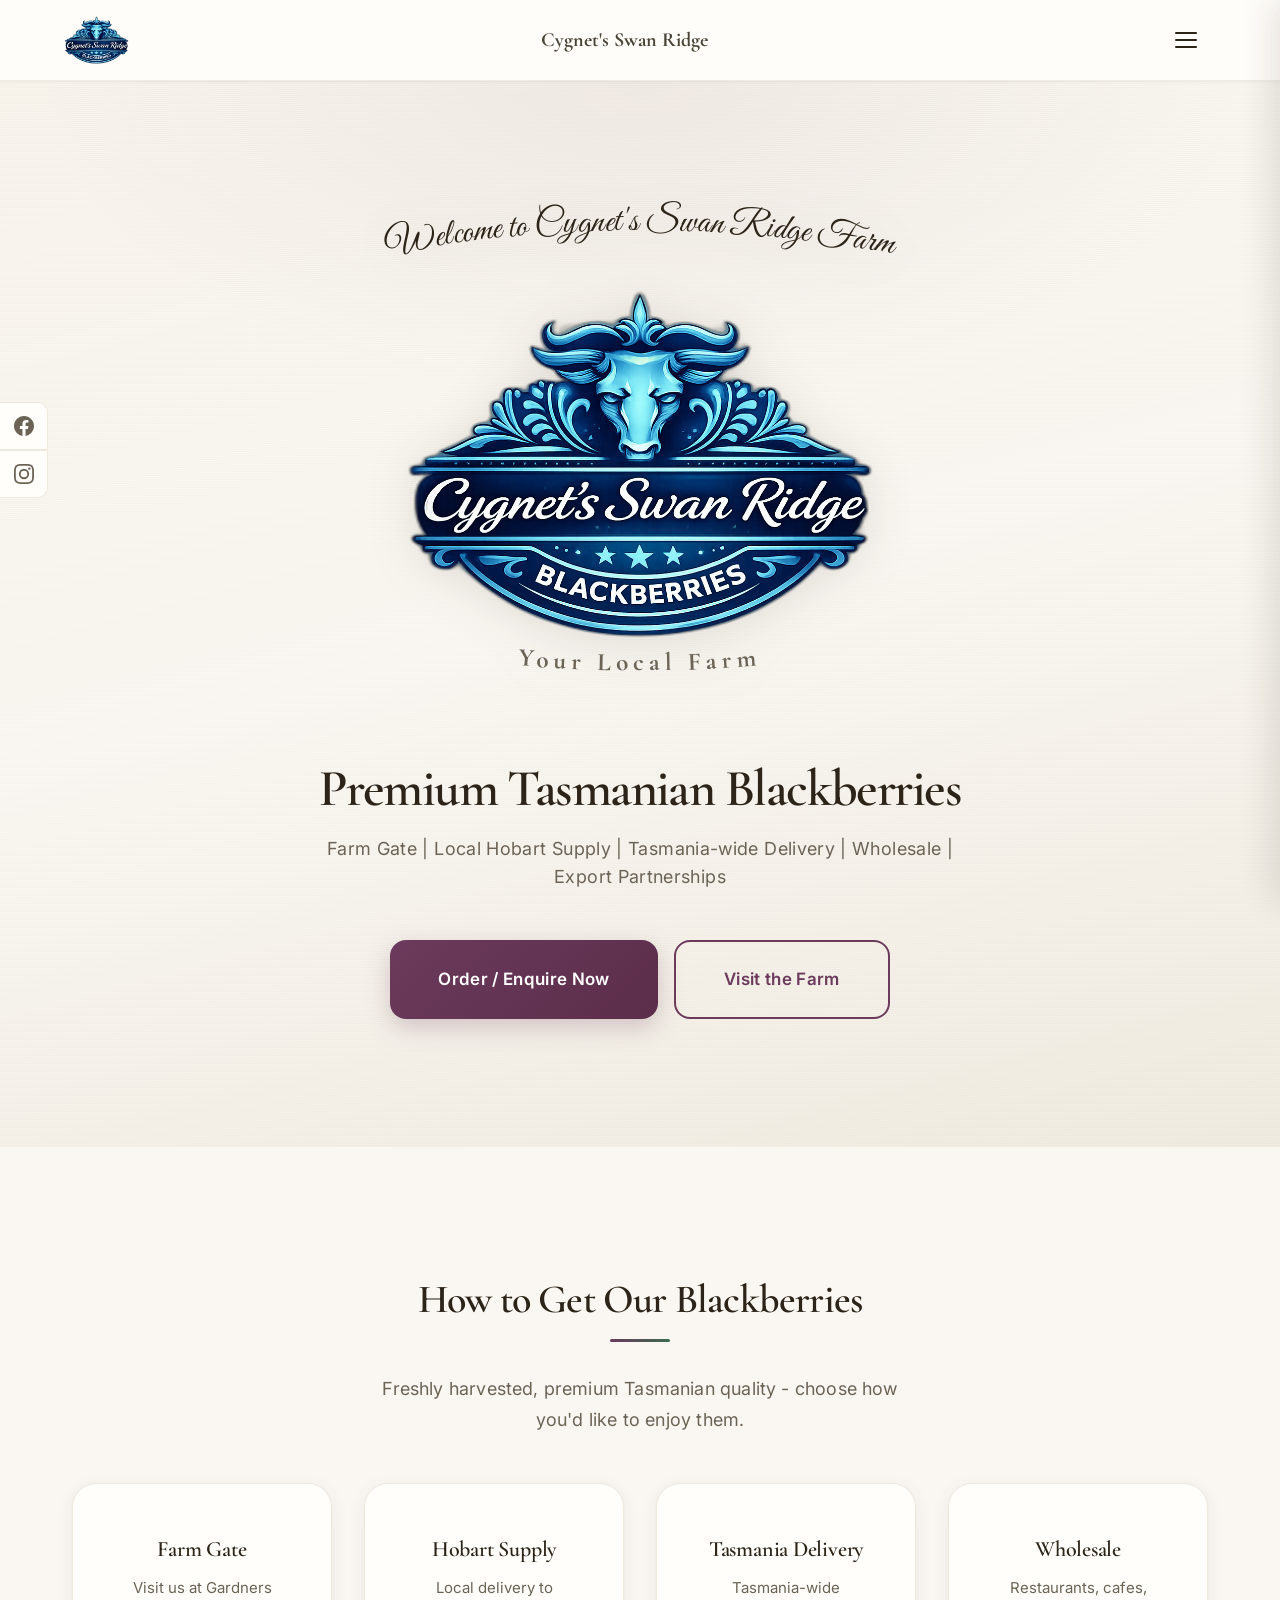
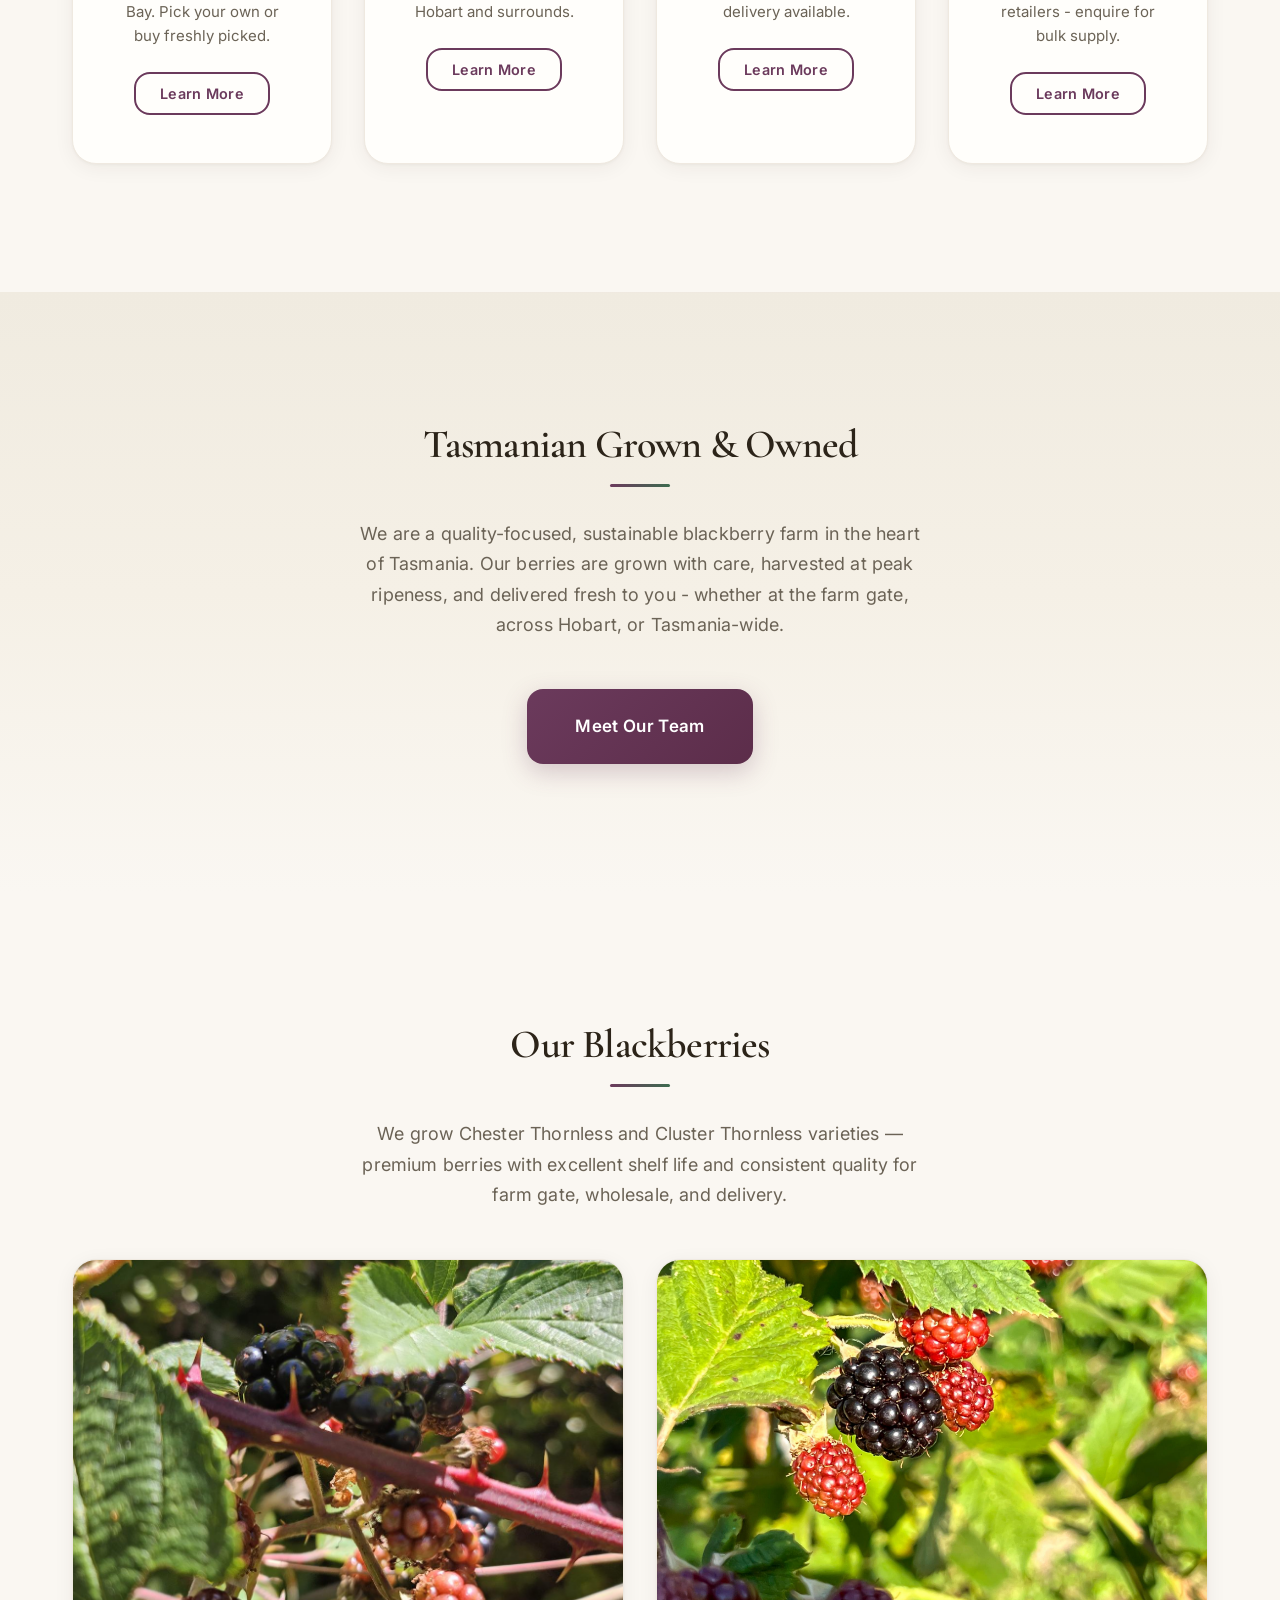
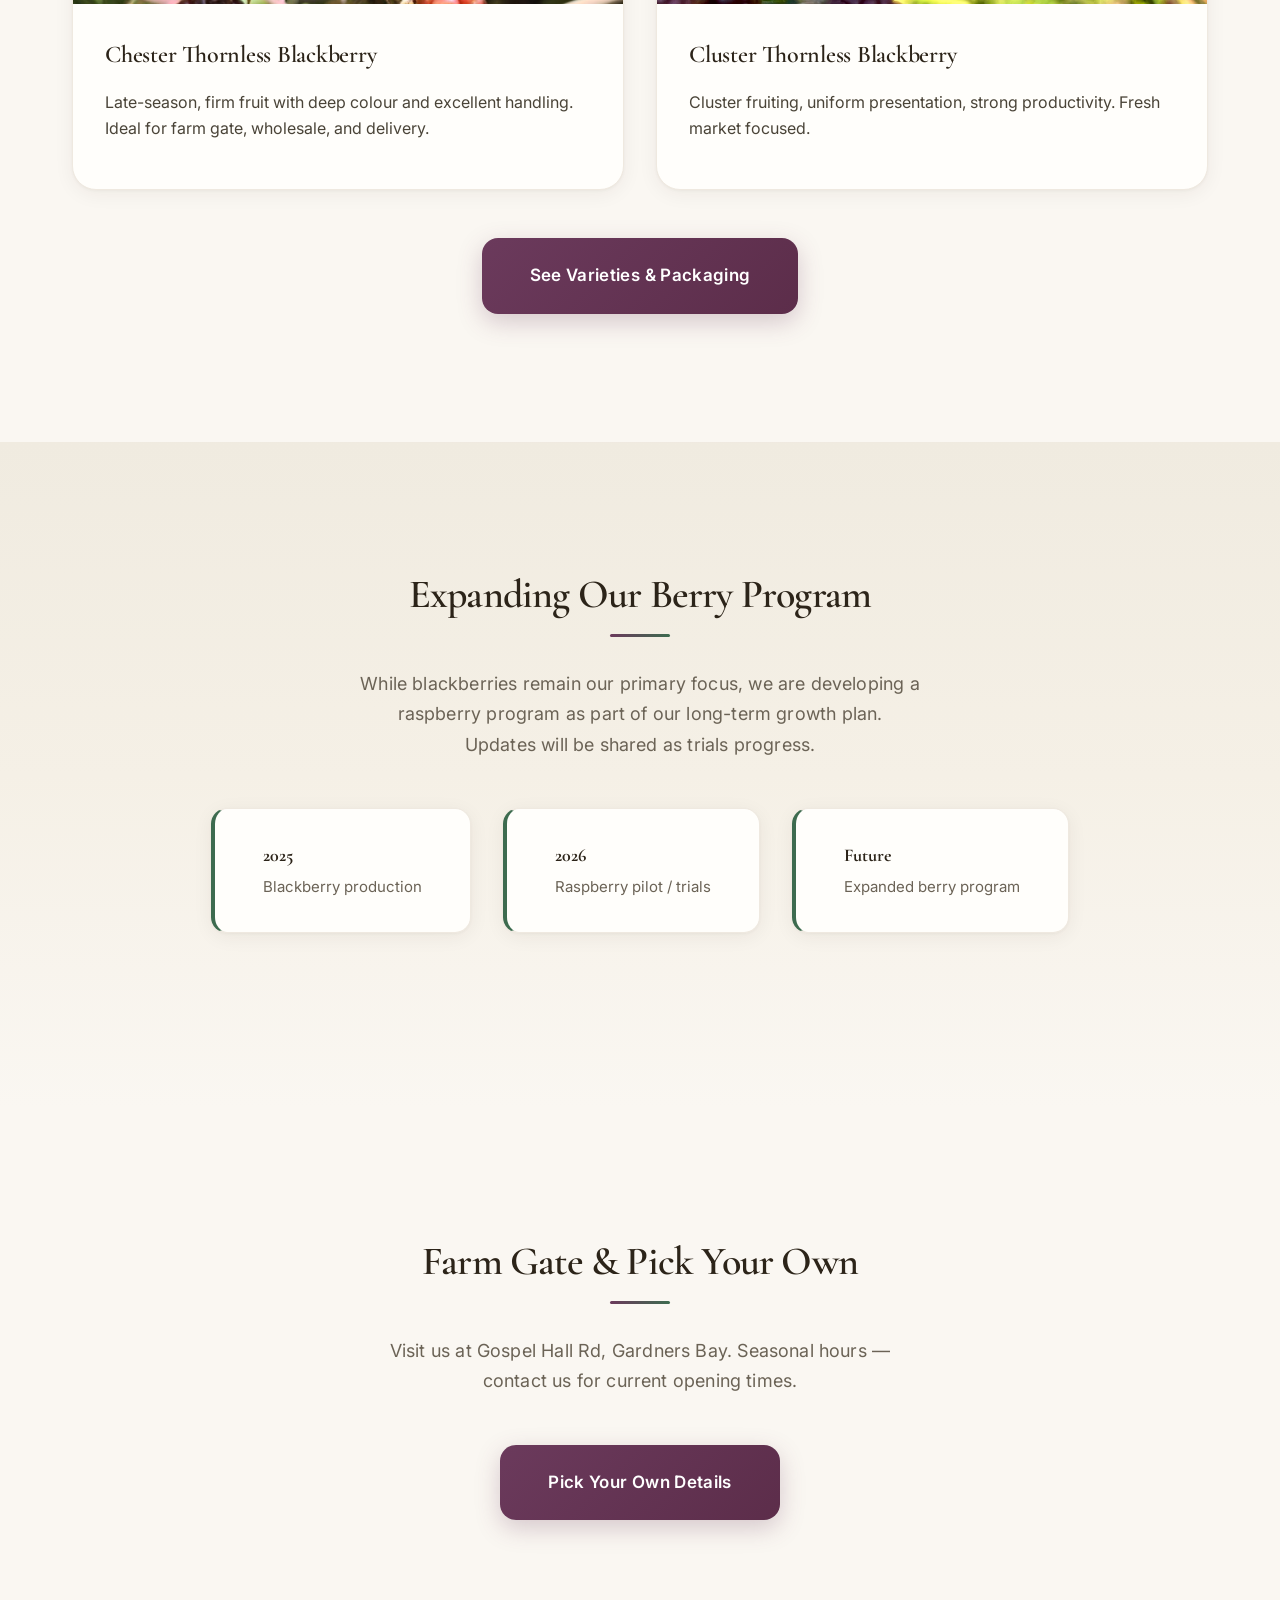
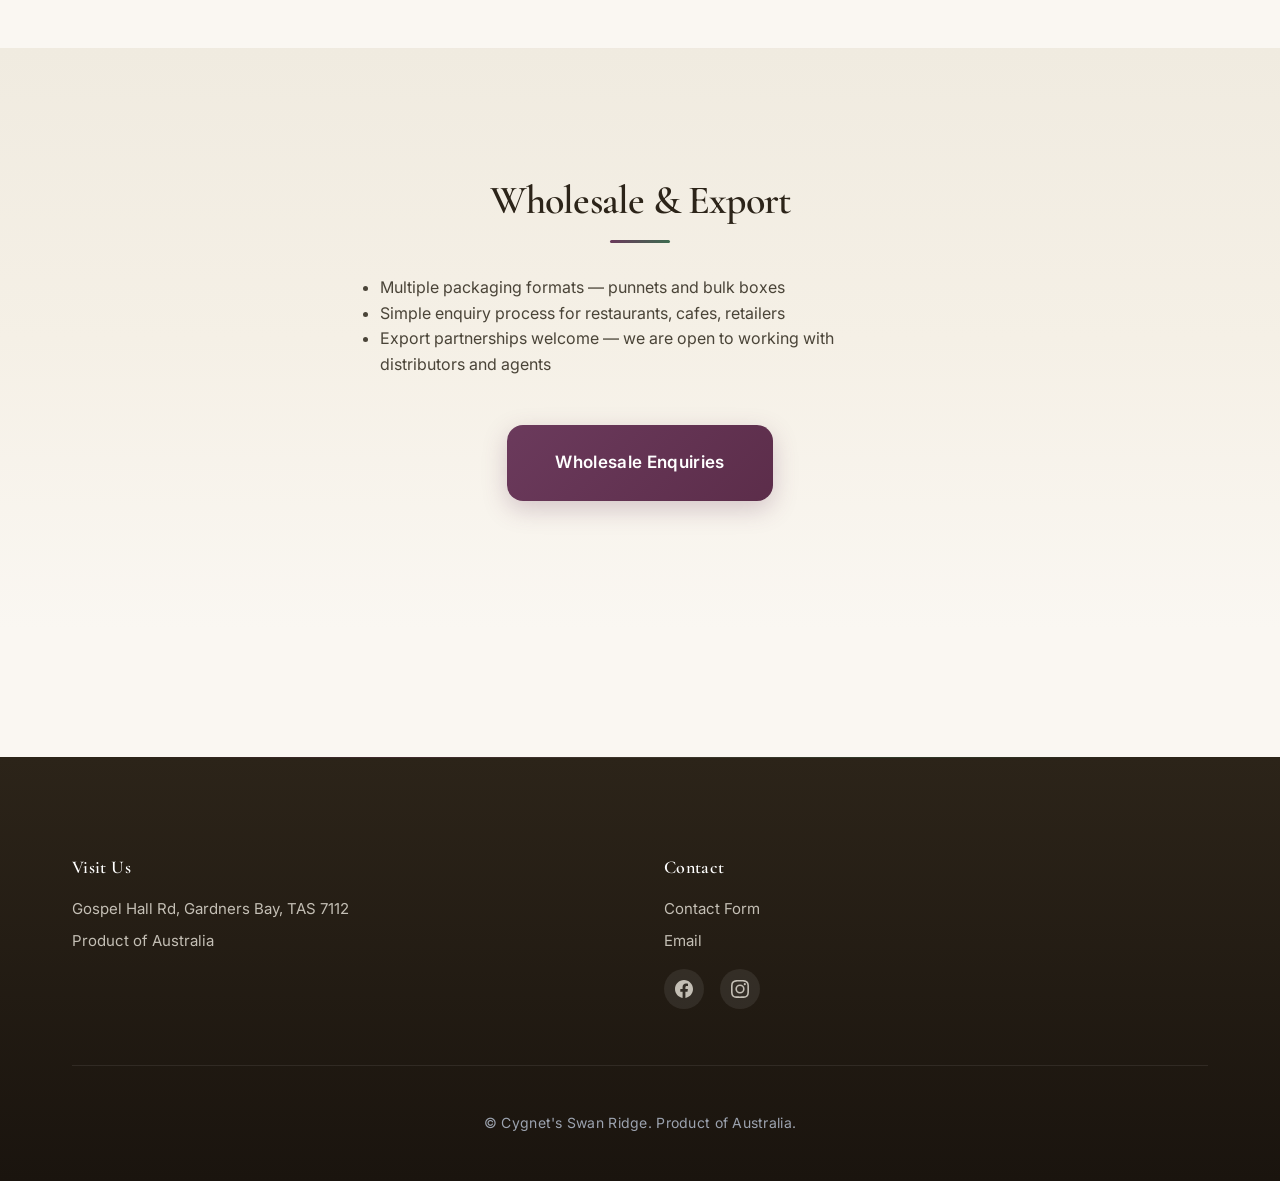
<file: index.html>
<!DOCTYPE html>
<html lang="en">
<head>
  <meta charset="UTF-8">
  <meta name="viewport" content="width=device-width, initial-scale=1.0">
  <title>Cygnet's Swan Ridge — Premium Tasmanian Blackberries | Farm Gate, Hobart, Delivery, Wholesale</title>
  <meta name="description" content="Premium Tasmanian blackberries from Cygnet's Swan Ridge. Farm gate, Hobart supply, Tasmania-wide delivery, wholesale and export partnerships. Visit our farm at Gardners Bay.">
  <link rel="stylesheet" href="assets/css/main.css">
</head>
<body>
  <header class="site-header">
    <div class="container">
      <div class="header-inner">
        <a href="index.html" class="site-brand" aria-label="Cygnet's Swan Ridge Home">
          <img src="assets/images/logo/Updated_logo_nobg.png" alt="" class="site-logo__img">
        </a>
        <a href="index.html" class="site-name" aria-label="Cygnet's Swan Ridge Home">Cygnet's Swan Ridge</a>
        <button class="nav-toggle" aria-label="Toggle menu" type="button" aria-expanded="false">
          <span></span><span></span><span></span>
        </button>
        <nav class="main-nav">
          <ul>
            <li><a href="index.html" class="active">Home</a></li>
            <li><a href="blackberries.html">Our Blackberries</a></li>
            <li><a href="farm-gate.html">Farm Gate & Pick Your Own</a></li>
            <li><a href="wholesale.html">Wholesale</a></li>
            <li><a href="delivery-export.html">Delivery & Export</a></li>
            <li><a href="team.html">Meet Our Team</a></li>
            <li><a href="join.html">Join Us</a></li>
            <li><a href="contact.html">Contact</a></li>
          </ul>
        </nav>
        <div class="nav-overlay" aria-hidden="true"></div>
      </div>
    </div>
  </header>

  <main>
    <!-- 1) Hero -->
    <section class="hero">
      <div class="container">
        <div class="hero__logo-block">
          <div class="hero__logo-svg-wrap">
            <svg class="hero__logo-svg" viewBox="0 0 560 400" xmlns="http://www.w3.org/2000/svg" xmlns:xlink="http://www.w3.org/1999/xlink" role="img" aria-label="Cygnet's Swan Ridge — Welcome to Cygnet's Swan Ridge Farm, Your Local Farm">
              <defs>
                <path id="arcTop" d="M 10,50 Q 280,-15 550,50" fill="none"/>
                <path id="arcBottom" d="M 10,350 Q 280,410 550,350" fill="none"/>
              </defs>
              <text class="hero__arc-text hero__arc-text--top">
                <textPath href="#arcTop" xlink:href="#arcTop" startOffset="50%" text-anchor="middle">Welcome to Cygnet's Swan Ridge Farm</textPath>
              </text>
              <image href="assets/images/logo/Updated_logo_nobg.png" xlink:href="assets/images/logo/Updated_logo_nobg.png" x="60" y="65" width="440" height="290" preserveAspectRatio="xMidYMid meet"/>
              <text class="hero__arc-text hero__arc-text--bottom">
                <textPath href="#arcBottom" xlink:href="#arcBottom" startOffset="50%" text-anchor="middle">Your Local Farm</textPath>
              </text>
            </svg>
          </div>
        </div>
        <h1>Premium Tasmanian Blackberries</h1>
        <p class="hero__subtext">Farm Gate | Local Hobart Supply | Tasmania-wide Delivery | Wholesale | Export Partnerships</p>
        <div class="hero__ctas">
          <a href="contact.html" class="btn btn--primary btn--lg">Order / Enquire Now</a>
          <a href="farm-gate.html" class="btn btn--secondary btn--lg">Visit the Farm</a>
        </div>
      </div>
    </section>

    <!-- 2) Quick Offer Tiles -->
    <section class="section">
      <div class="container">
        <h2 class="section-title reveal">How to Get Our Blackberries</h2>
        <hr class="section-divider reveal">
        <p class="section-subtitle reveal">Freshly harvested, premium Tasmanian quality - choose how you'd like to enjoy them.</p>
        <div class="offer-tiles reveal-stagger">
          <a href="farm-gate.html" class="offer-tile">
            <h3>Farm Gate</h3>
            <p>Visit us at Gardners Bay. Pick your own or buy freshly picked.</p>
            <span class="btn btn--secondary">Learn More</span>
          </a>
          <a href="delivery-export.html" class="offer-tile">
            <h3>Hobart Supply</h3>
            <p>Local delivery to Hobart and surrounds.</p>
            <span class="btn btn--secondary">Learn More</span>
          </a>
          <a href="delivery-export.html" class="offer-tile">
            <h3>Tasmania Delivery</h3>
            <p>Tasmania-wide delivery available.</p>
            <span class="btn btn--secondary">Learn More</span>
          </a>
          <a href="wholesale.html" class="offer-tile">
            <h3>Wholesale</h3>
            <p>Restaurants, cafes, retailers - enquire for bulk supply.</p>
            <span class="btn btn--secondary">Learn More</span>
          </a>
        </div>
      </div>
    </section>

    <!-- 3) About Preview -->
    <section class="section section--alt">
      <div class="container">
        <h2 class="section-title reveal">Tasmanian Grown & Owned</h2>
        <hr class="section-divider reveal">
        <p class="section-subtitle mb-2xl reveal">We are a quality-focused, sustainable blackberry farm in the heart of Tasmania. Our berries are grown with care, harvested at peak ripeness, and delivered fresh to you - whether at the farm gate, across Hobart, or Tasmania-wide.</p>
        <div class="text-center">
          <a href="team.html" class="btn btn--primary btn--lg">Meet Our Team</a>
        </div>
      </div>
    </section>

    <!-- 4) Our Blackberries Preview -->
    <section class="section">
      <div class="container">
        <h2 class="section-title reveal">Our Blackberries</h2>
        <hr class="section-divider reveal">
        <p class="section-subtitle reveal">We grow Chester Thornless and Cluster Thornless varieties — premium berries with excellent shelf life and consistent quality for farm gate, wholesale, and delivery.</p>
        <div class="variety-cards reveal-stagger">
          <div class="variety-card">
            <div class="variety-card__image-wrap">
              <img src="assets/images/blackberries/Blac_1.jpg" alt="Chester Thornless blackberries on the vine" onerror="this.parentElement.classList.add('placeholder')">
            </div>
            <div class="variety-card__content">
              <h3>Chester Thornless Blackberry</h3>
              <p>Late-season, firm fruit with deep colour and excellent handling. Ideal for farm gate, wholesale, and delivery.</p>
            </div>
          </div>
          <div class="variety-card">
            <div class="variety-card__image-wrap">
              <img src="assets/images/blackberries/Black_2.jpg" alt="Cluster Thornless blackberries" onerror="this.parentElement.classList.add('placeholder')">
            </div>
            <div class="variety-card__content">
              <h3>Cluster Thornless Blackberry</h3>
              <p>Cluster fruiting, uniform presentation, strong productivity. Fresh market focused.</p>
            </div>
          </div>
        </div>
        <div class="text-center mt-2xl" style="margin-top: var(--space-2xl);">
          <a href="blackberries.html" class="btn btn--primary btn--lg">See Varieties & Packaging</a>
        </div>
      </div>
    </section>

    <!-- 5) Expanding Our Berry Program -->
    <section class="section section--alt">
      <div class="container">
        <h2 class="section-title reveal">Expanding Our Berry Program</h2>
        <hr class="section-divider reveal">
        <p class="section-subtitle reveal">While blackberries remain our primary focus, we are developing a raspberry program as part of our long-term growth plan. Updates will be shared as trials progress.</p>
        <div class="timeline reveal-stagger">
          <div class="timeline-item">
            <strong>2025</strong>
            <span>Blackberry production</span>
          </div>
          <div class="timeline-item">
            <strong>2026</strong>
            <span>Raspberry pilot / trials</span>
          </div>
          <div class="timeline-item">
            <strong>Future</strong>
            <span>Expanded berry program</span>
          </div>
        </div>
      </div>
    </section>

    <!-- 6) Farm Gate & Pick Your Own Preview -->
    <section class="section">
      <div class="container">
        <h2 class="section-title reveal">Farm Gate & Pick Your Own</h2>
        <hr class="section-divider reveal">
        <p class="section-subtitle reveal">Visit us at Gospel Hall Rd, Gardners Bay. Seasonal hours — contact us for current opening times.</p>
        <div class="text-center">
          <a href="farm-gate.html" class="btn btn--primary btn--lg">Pick Your Own Details</a>
        </div>
      </div>
    </section>

    <!-- 7) Wholesale & Export Preview -->
    <section class="section section--alt">
      <div class="container">
        <h2 class="section-title reveal">Wholesale & Export</h2>
        <hr class="section-divider reveal">
        <ul style="max-width: 560px; margin: 0 auto var(--space-2xl); padding-left: 1.25rem; color: var(--color-body);">
          <li>Multiple packaging formats — punnets and bulk boxes</li>
          <li>Simple enquiry process for restaurants, cafes, retailers</li>
          <li>Export partnerships welcome — we are open to working with distributors and agents</li>
        </ul>
        <div class="text-center">
          <a href="wholesale.html" class="btn btn--primary btn--lg">Wholesale Enquiries</a>
        </div>
      </div>
    </section>
  </main>

  <!-- Footer -->
  <footer class="site-footer">
    <div class="container">
      <div class="footer-grid">
        <div class="footer-section">
          <h4>Visit Us</h4>
          <p>Gospel Hall Rd, Gardners Bay, TAS 7112</p>
          <p>Product of Australia</p>
        </div>
        <div class="footer-section">
          <h4>Contact</h4>
          <p><a href="contact.html">Contact Form</a></p>
          <p><a href="mailto:hello@cygnetswanridge.com.au">Email</a></p>
          <div class="footer-social">
            <a href="#" class="social-facebook" aria-label="Facebook" target="_blank" rel="noopener noreferrer">
              <svg viewBox="0 0 24 24"><path d="M24 12.073c0-6.627-5.373-12-12-12s-12 5.373-12 12c0 5.99 4.388 10.954 10.125 11.854v-8.385H7.078v-3.47h3.047V9.43c0-3.007 1.792-4.669 4.533-4.669 1.312 0 2.686.235 2.686.235v2.953H15.83c-1.491 0-1.956.925-1.956 1.874v2.25h3.328l-.532 3.47h-2.796v8.385C19.612 23.027 24 18.062 24 12.073z"/></svg>
            </a>
            <a href="#" class="social-instagram" aria-label="Instagram" target="_blank" rel="noopener noreferrer">
              <svg viewBox="0 0 24 24"><path d="M12 2.163c3.204 0 3.584.012 4.85.07 3.252.148 4.771 1.691 4.919 4.919.058 1.265.069 1.645.069 4.849 0 3.205-.012 3.584-.069 4.849-.149 3.225-1.664 4.771-4.919 4.919-1.266.058-1.644.07-4.85.07-3.204 0-3.584-.012-4.849-.07-3.26-.149-4.771-1.699-4.919-4.92-.058-1.265-.07-1.644-.07-4.849 0-3.204.013-3.583.07-4.849.149-3.227 1.664-4.771 4.919-4.919 1.266-.057 1.645-.069 4.849-.069zM12 0C8.741 0 8.333.014 7.053.072 2.695.272.273 2.69.073 7.052.014 8.333 0 8.741 0 12c0 3.259.014 3.668.072 4.948.2 4.358 2.618 6.78 6.98 6.98C8.333 23.986 8.741 24 12 24c3.259 0 3.668-.014 4.948-.072 4.354-.2 6.782-2.618 6.979-6.98.059-1.28.073-1.689.073-4.948 0-3.259-.014-3.667-.072-4.947-.196-4.354-2.617-6.78-6.979-6.98C15.668.014 15.259 0 12 0zm0 5.838a6.162 6.162 0 100 12.324 6.162 6.162 0 000-12.324zM12 16a4 4 0 110-8 4 4 0 010 8zm6.406-11.845a1.44 1.44 0 100 2.881 1.44 1.44 0 000-2.881z"/></svg>
            </a>
          </div>
        </div>
      </div>
      <div class="footer-bottom">
        <p>&copy; Cygnet's Swan Ridge. Product of Australia.</p>
      </div>
    </div>
  </footer>

  <!-- Social Sidebar -->
  <aside class="social-sidebar" aria-label="Social media links">
    <a href="#" class="social-facebook" aria-label="Facebook" target="_blank" rel="noopener noreferrer">
      <svg viewBox="0 0 24 24"><path d="M24 12.073c0-6.627-5.373-12-12-12s-12 5.373-12 12c0 5.99 4.388 10.954 10.125 11.854v-8.385H7.078v-3.47h3.047V9.43c0-3.007 1.792-4.669 4.533-4.669 1.312 0 2.686.235 2.686.235v2.953H15.83c-1.491 0-1.956.925-1.956 1.874v2.25h3.328l-.532 3.47h-2.796v8.385C19.612 23.027 24 18.062 24 12.073z"/></svg>
    </a>
    <a href="#" class="social-instagram" aria-label="Instagram" target="_blank" rel="noopener noreferrer">
      <svg viewBox="0 0 24 24"><path d="M12 2.163c3.204 0 3.584.012 4.85.07 3.252.148 4.771 1.691 4.919 4.919.058 1.265.069 1.645.069 4.849 0 3.205-.012 3.584-.069 4.849-.149 3.225-1.664 4.771-4.919 4.919-1.266.058-1.644.07-4.85.07-3.204 0-3.584-.012-4.849-.07-3.26-.149-4.771-1.699-4.919-4.92-.058-1.265-.07-1.644-.07-4.849 0-3.204.013-3.583.07-4.849.149-3.227 1.664-4.771 4.919-4.919 1.266-.057 1.645-.069 4.849-.069zM12 0C8.741 0 8.333.014 7.053.072 2.695.272.273 2.69.073 7.052.014 8.333 0 8.741 0 12c0 3.259.014 3.668.072 4.948.2 4.358 2.618 6.78 6.98 6.98C8.333 23.986 8.741 24 12 24c3.259 0 3.668-.014 4.948-.072 4.354-.2 6.782-2.618 6.979-6.98.059-1.28.073-1.689.073-4.948 0-3.259-.014-3.667-.072-4.947-.196-4.354-2.617-6.78-6.979-6.98C15.668.014 15.259 0 12 0zm0 5.838a6.162 6.162 0 100 12.324 6.162 6.162 0 000-12.324zM12 16a4 4 0 110-8 4 4 0 010 8zm6.406-11.845a1.44 1.44 0 100 2.881 1.44 1.44 0 000-2.881z"/></svg>
    </a>
  </aside>

  <script src="assets/js/nav.js"></script>
  <script src="assets/js/animations.js"></script>
</body>
</html>
</file>
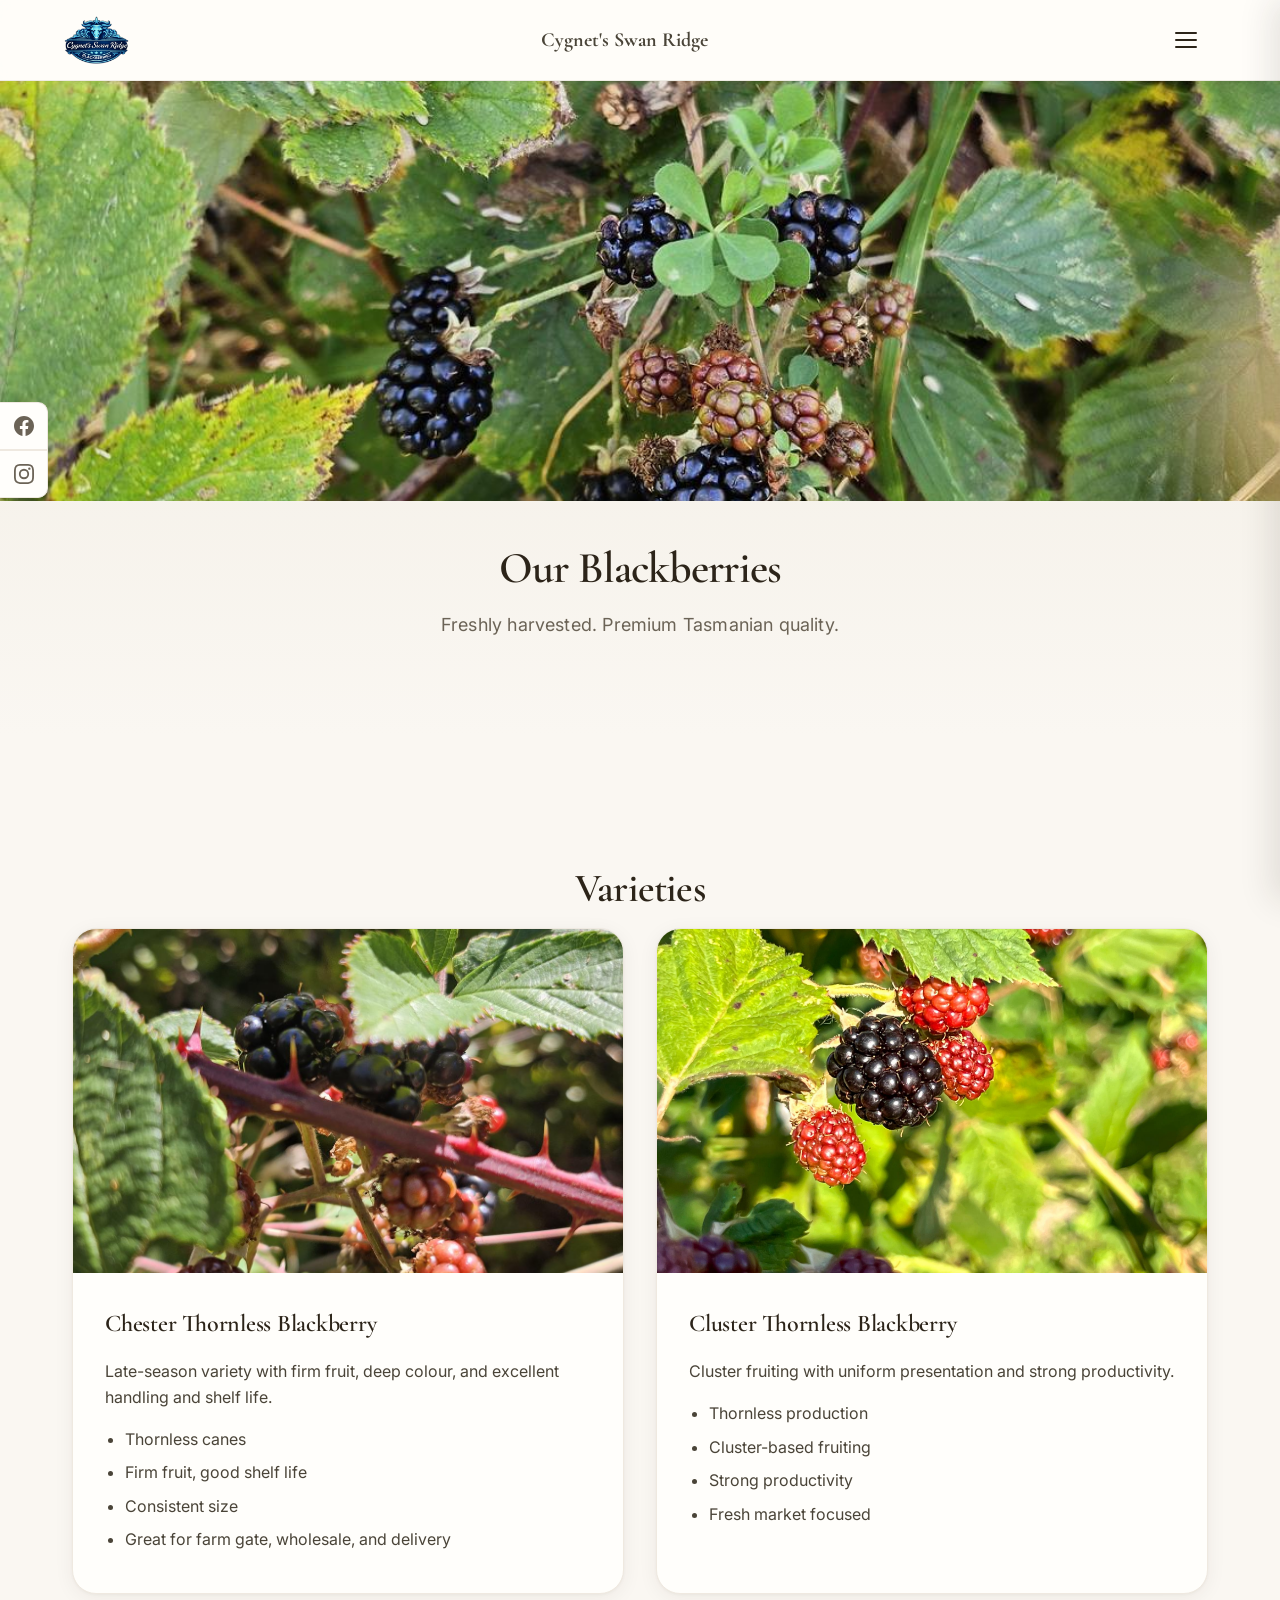
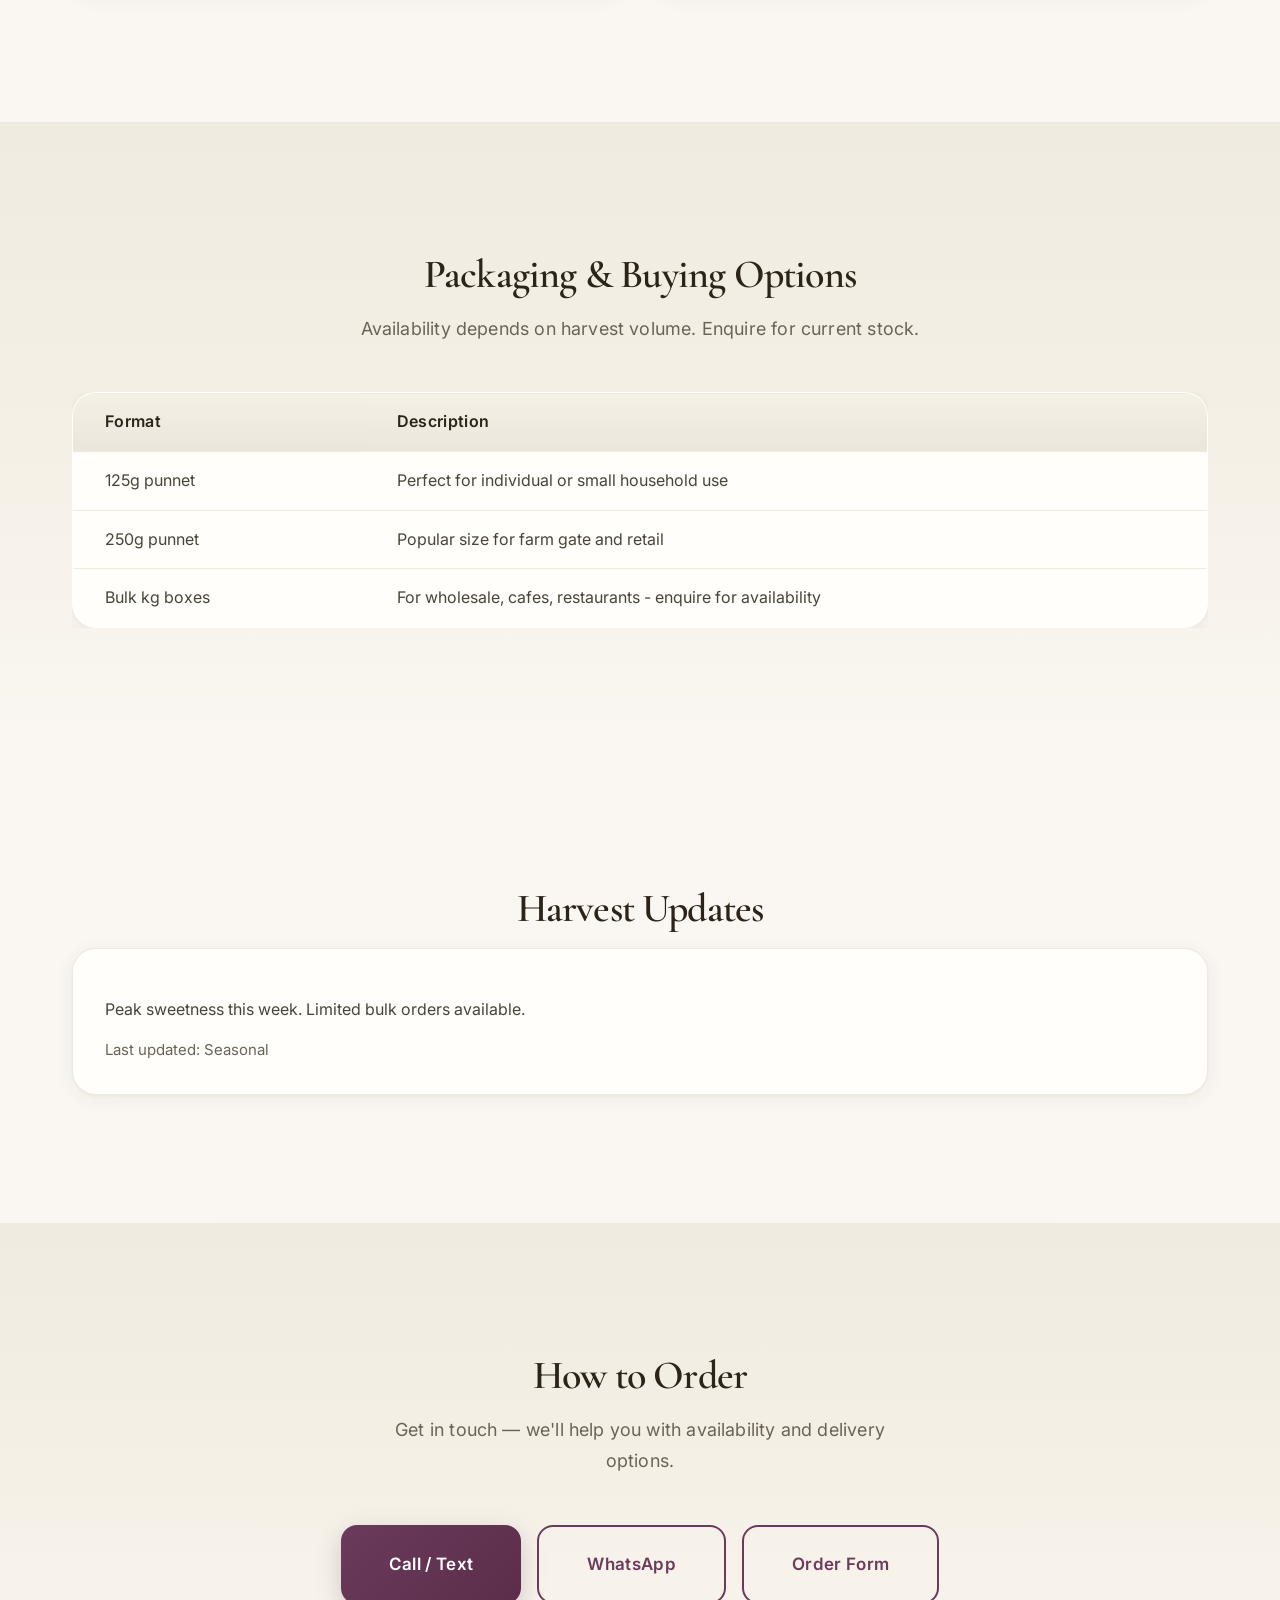
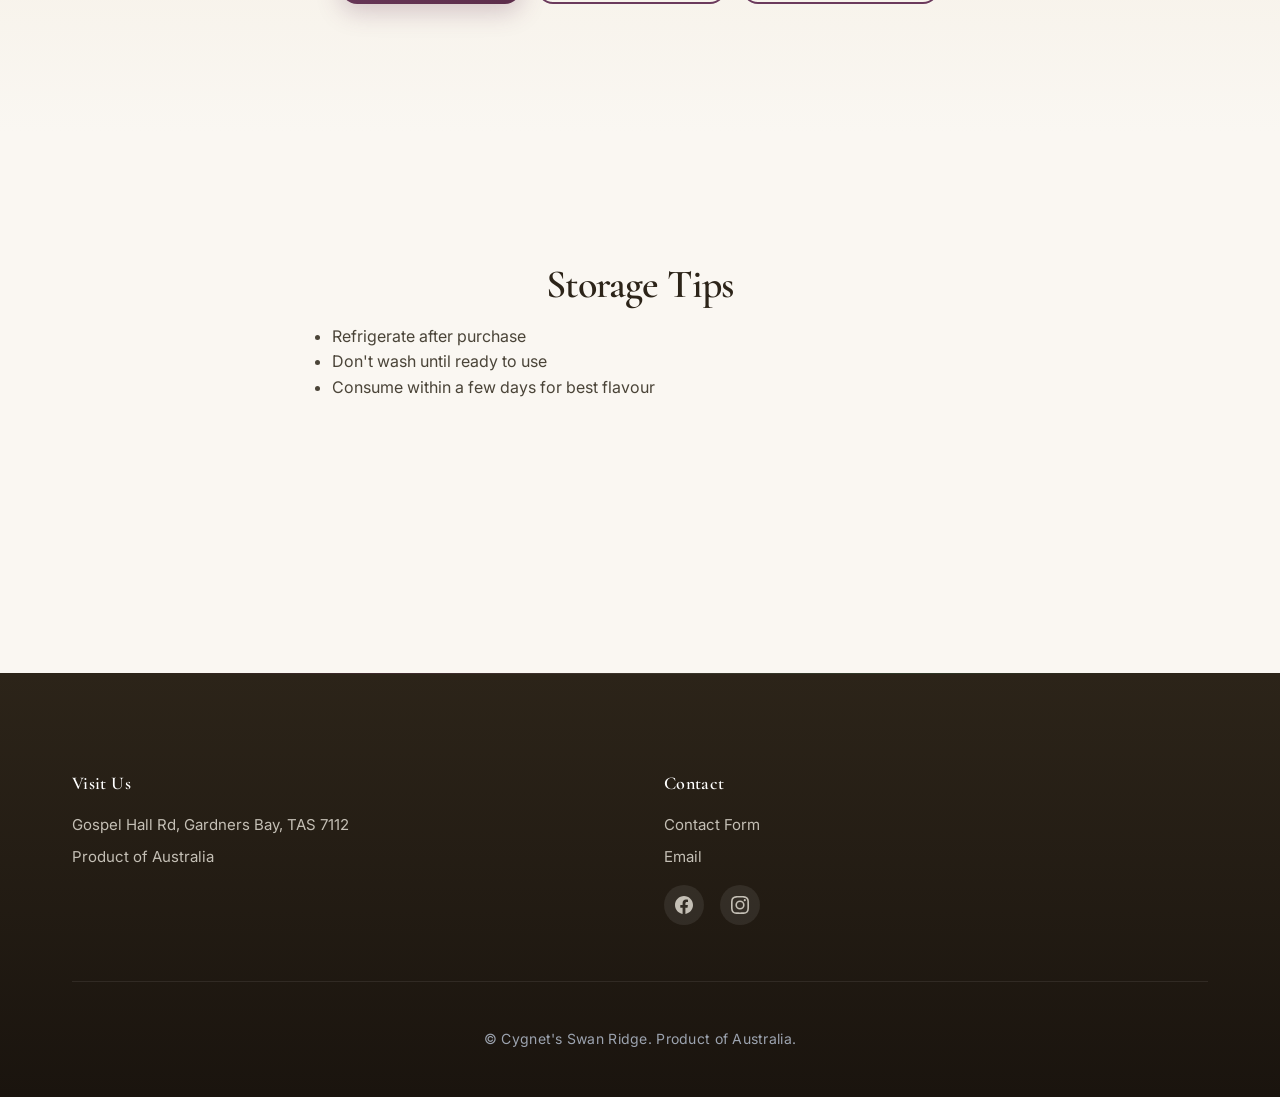
<file: blackberries.html>
<!DOCTYPE html>
<html lang="en">
<head>
  <meta charset="UTF-8">
  <meta name="viewport" content="width=device-width, initial-scale=1.0">
  <title>Our Blackberries — Cygnet's Swan Ridge | Chester & Cluster Thornless Varieties</title>
  <meta name="description" content="Premium Chester Thornless and Cluster Thornless blackberries from Cygnet's Swan Ridge. Freshly harvested, Tasmanian grown. Punnets and bulk options. Order now.">
  <link rel="stylesheet" href="assets/css/main.css">
</head>
<body>
  <header class="site-header">
    <div class="container">
      <div class="header-inner">
        <a href="index.html" class="site-brand" aria-label="Cygnet's Swan Ridge Home">
          <img src="assets/images/logo/Updated_logo_nobg.png" alt="" class="site-logo__img">
        </a>
        <a href="index.html" class="site-name" aria-label="Cygnet's Swan Ridge Home">Cygnet's Swan Ridge</a>
        <button class="nav-toggle" aria-label="Toggle menu" type="button" aria-expanded="false"><span></span><span></span><span></span></button>
        <nav class="main-nav">
          <ul>
            <li><a href="index.html">Home</a></li>
            <li><a href="blackberries.html" class="active">Our Blackberries</a></li>
            <li><a href="farm-gate.html">Farm Gate & Pick Your Own</a></li>
            <li><a href="wholesale.html">Wholesale</a></li>
            <li><a href="delivery-export.html">Delivery & Export</a></li>
            <li><a href="team.html">Meet Our Team</a></li>
            <li><a href="join.html">Join Us</a></li>
            <li><a href="contact.html">Contact</a></li>
          </ul>
        </nav>
        <div class="nav-overlay" aria-hidden="true"></div>
      </div>
    </div>
  </header>

  <main>
    <section class="page-hero">
      <div class="page-hero__image">
        <img src="assets/images/blackberries/Black_3.jpg" alt="Fresh blackberries from Cygnet's Swan Ridge">
      </div>
      <div class="container">
        <h1>Our Blackberries</h1>
        <p>Freshly harvested. Premium Tasmanian quality.</p>
      </div>
    </section>

    <!-- Varieties -->
    <section class="section">
      <div class="container">
        <h2 class="section-title">Varieties</h2>
        <div class="variety-cards">
          <div class="variety-card">
            <div class="variety-card__image-wrap">
              <img src="assets/images/blackberries/Blac_1.jpg" alt="Chester Thornless blackberries on the vine" onerror="this.parentElement.classList.add('placeholder')">
            </div>
            <div class="variety-card__content">
              <h3>Chester Thornless Blackberry</h3>
              <p>Late-season variety with firm fruit, deep colour, and excellent handling and shelf life.</p>
              <ul>
                <li>Thornless canes</li>
                <li>Firm fruit, good shelf life</li>
                <li>Consistent size</li>
                <li>Great for farm gate, wholesale, and delivery</li>
              </ul>
            </div>
          </div>
          <div class="variety-card">
            <div class="variety-card__image-wrap">
              <img src="assets/images/blackberries/Black_2.jpg" alt="Cluster Thornless blackberries" onerror="this.parentElement.classList.add('placeholder')">
            </div>
            <div class="variety-card__content">
              <h3>Cluster Thornless Blackberry</h3>
              <p>Cluster fruiting with uniform presentation and strong productivity.</p>
              <ul>
                <li>Thornless production</li>
                <li>Cluster-based fruiting</li>
                <li>Strong productivity</li>
                <li>Fresh market focused</li>
              </ul>
            </div>
          </div>
        </div>
      </div>
    </section>

    <!-- Packaging & Buying Options -->
    <section class="section section--alt">
      <div class="container">
        <h2 class="section-title">Packaging & Buying Options</h2>
        <p class="section-subtitle mb-2xl">Availability depends on harvest volume. Enquire for current stock.</p>
        <div class="packaging-table-wrap">
        <table class="packaging-table">
          <thead>
            <tr>
              <th>Format</th>
              <th>Description</th>
            </tr>
          </thead>
          <tbody>
            <tr>
              <td>125g punnet</td>
              <td>Perfect for individual or small household use</td>
            </tr>
            <tr>
              <td>250g punnet</td>
              <td>Popular size for farm gate and retail</td>
            </tr>
            <tr>
              <td>Bulk kg boxes</td>
              <td>For wholesale, cafes, restaurants - enquire for availability</td>
            </tr>
          </tbody>
        </table>
        </div>
      </div>
    </section>

    <!-- Harvest Updates -->
    <section class="section">
      <div class="container">
        <h2 class="section-title">Harvest Updates</h2>
        <div id="harvest-updates" class="card">
          <p class="mb-0">Peak sweetness this week. Limited bulk orders available.</p>
          <p class="mb-0" style="margin-top: var(--space-md); font-size: 0.9375rem; color: var(--color-body-muted);">Last updated: Seasonal</p>
        </div>
      </div>
    </section>

    <!-- How to Order -->
    <section class="section section--alt">
      <div class="container">
        <h2 class="section-title">How to Order</h2>
        <p class="section-subtitle mb-2xl">Get in touch — we'll help you with availability and delivery options.</p>
        <div class="hero__ctas" style="justify-content: center;">
          <a href="tel:+61400000000" class="btn btn--primary btn--lg">Call / Text</a>
          <a href="https://wa.me/61400000000" class="btn btn--secondary btn--lg" target="_blank" rel="noopener">WhatsApp</a>
          <a href="contact.html" class="btn btn--secondary btn--lg">Order Form</a>
        </div>
      </div>
    </section>

    <!-- Storage Tips -->
    <section class="section">
      <div class="container container--narrow">
        <h2 class="section-title">Storage Tips</h2>
        <ul style="padding-left: 1.25rem; color: var(--color-body);">
          <li>Refrigerate after purchase</li>
          <li>Don't wash until ready to use</li>
          <li>Consume within a few days for best flavour</li>
        </ul>
      </div>
    </section>
  </main>

  <footer class="site-footer">
    <div class="container">
      <div class="footer-grid">
        <div class="footer-section">
          <h4>Visit Us</h4>
          <p>Gospel Hall Rd, Gardners Bay, TAS 7112</p>
          <p>Product of Australia</p>
        </div>
        <div class="footer-section">
          <h4>Contact</h4>
          <p><a href="contact.html">Contact Form</a></p>
          <p><a href="mailto:hello@cygnetswanridge.com.au">Email</a></p>
          <div class="footer-social">
            <a href="#" class="social-facebook" aria-label="Facebook" target="_blank" rel="noopener noreferrer">
              <svg viewBox="0 0 24 24"><path d="M24 12.073c0-6.627-5.373-12-12-12s-12 5.373-12 12c0 5.99 4.388 10.954 10.125 11.854v-8.385H7.078v-3.47h3.047V9.43c0-3.007 1.792-4.669 4.533-4.669 1.312 0 2.686.235 2.686.235v2.953H15.83c-1.491 0-1.956.925-1.956 1.874v2.25h3.328l-.532 3.47h-2.796v8.385C19.612 23.027 24 18.062 24 12.073z"/></svg>
            </a>
            <a href="#" class="social-instagram" aria-label="Instagram" target="_blank" rel="noopener noreferrer">
              <svg viewBox="0 0 24 24"><path d="M12 2.163c3.204 0 3.584.012 4.85.07 3.252.148 4.771 1.691 4.919 4.919.058 1.265.069 1.645.069 4.849 0 3.205-.012 3.584-.069 4.849-.149 3.225-1.664 4.771-4.919 4.919-1.266.058-1.644.07-4.85.07-3.204 0-3.584-.012-4.849-.07-3.26-.149-4.771-1.699-4.919-4.92-.058-1.265-.07-1.644-.07-4.849 0-3.204.013-3.583.07-4.849.149-3.227 1.664-4.771 4.919-4.919 1.266-.057 1.645-.069 4.849-.069zM12 0C8.741 0 8.333.014 7.053.072 2.695.272.273 2.69.073 7.052.014 8.333 0 8.741 0 12c0 3.259.014 3.668.072 4.948.2 4.358 2.618 6.78 6.98 6.98C8.333 23.986 8.741 24 12 24c3.259 0 3.668-.014 4.948-.072 4.354-.2 6.782-2.618 6.979-6.98.059-1.28.073-1.689.073-4.948 0-3.259-.014-3.667-.072-4.947-.196-4.354-2.617-6.78-6.979-6.98C15.668.014 15.259 0 12 0zm0 5.838a6.162 6.162 0 100 12.324 6.162 6.162 0 000-12.324zM12 16a4 4 0 110-8 4 4 0 010 8zm6.406-11.845a1.44 1.44 0 100 2.881 1.44 1.44 0 000-2.881z"/></svg>
            </a>
          </div>
        </div>
      </div>
      <div class="footer-bottom">
        <p>&copy; Cygnet's Swan Ridge. Product of Australia.</p>
      </div>
    </div>
  </footer>

  <!-- Social Sidebar -->
  <aside class="social-sidebar" aria-label="Social media links">
    <a href="#" class="social-facebook" aria-label="Facebook" target="_blank" rel="noopener noreferrer">
      <svg viewBox="0 0 24 24"><path d="M24 12.073c0-6.627-5.373-12-12-12s-12 5.373-12 12c0 5.99 4.388 10.954 10.125 11.854v-8.385H7.078v-3.47h3.047V9.43c0-3.007 1.792-4.669 4.533-4.669 1.312 0 2.686.235 2.686.235v2.953H15.83c-1.491 0-1.956.925-1.956 1.874v2.25h3.328l-.532 3.47h-2.796v8.385C19.612 23.027 24 18.062 24 12.073z"/></svg>
    </a>
    <a href="#" class="social-instagram" aria-label="Instagram" target="_blank" rel="noopener noreferrer">
      <svg viewBox="0 0 24 24"><path d="M12 2.163c3.204 0 3.584.012 4.85.07 3.252.148 4.771 1.691 4.919 4.919.058 1.265.069 1.645.069 4.849 0 3.205-.012 3.584-.069 4.849-.149 3.225-1.664 4.771-4.919 4.919-1.266.058-1.644.07-4.85.07-3.204 0-3.584-.012-4.849-.07-3.26-.149-4.771-1.699-4.919-4.92-.058-1.265-.07-1.644-.07-4.849 0-3.204.013-3.583.07-4.849.149-3.227 1.664-4.771 4.919-4.919 1.266-.057 1.645-.069 4.849-.069zM12 0C8.741 0 8.333.014 7.053.072 2.695.272.273 2.69.073 7.052.014 8.333 0 8.741 0 12c0 3.259.014 3.668.072 4.948.2 4.358 2.618 6.78 6.98 6.98C8.333 23.986 8.741 24 12 24c3.259 0 3.668-.014 4.948-.072 4.354-.2 6.782-2.618 6.979-6.98.059-1.28.073-1.689.073-4.948 0-3.259-.014-3.667-.072-4.947-.196-4.354-2.617-6.78-6.979-6.98C15.668.014 15.259 0 12 0zm0 5.838a6.162 6.162 0 100 12.324 6.162 6.162 0 000-12.324zM12 16a4 4 0 110-8 4 4 0 010 8zm6.406-11.845a1.44 1.44 0 100 2.881 1.44 1.44 0 000-2.881z"/></svg>
    </a>
  </aside>

  <script src="assets/js/nav.js"></script>
  <script src="assets/js/harvest-updates.js"></script>
  <script src="assets/js/animations.js"></script>
</body>
</html>
</file>
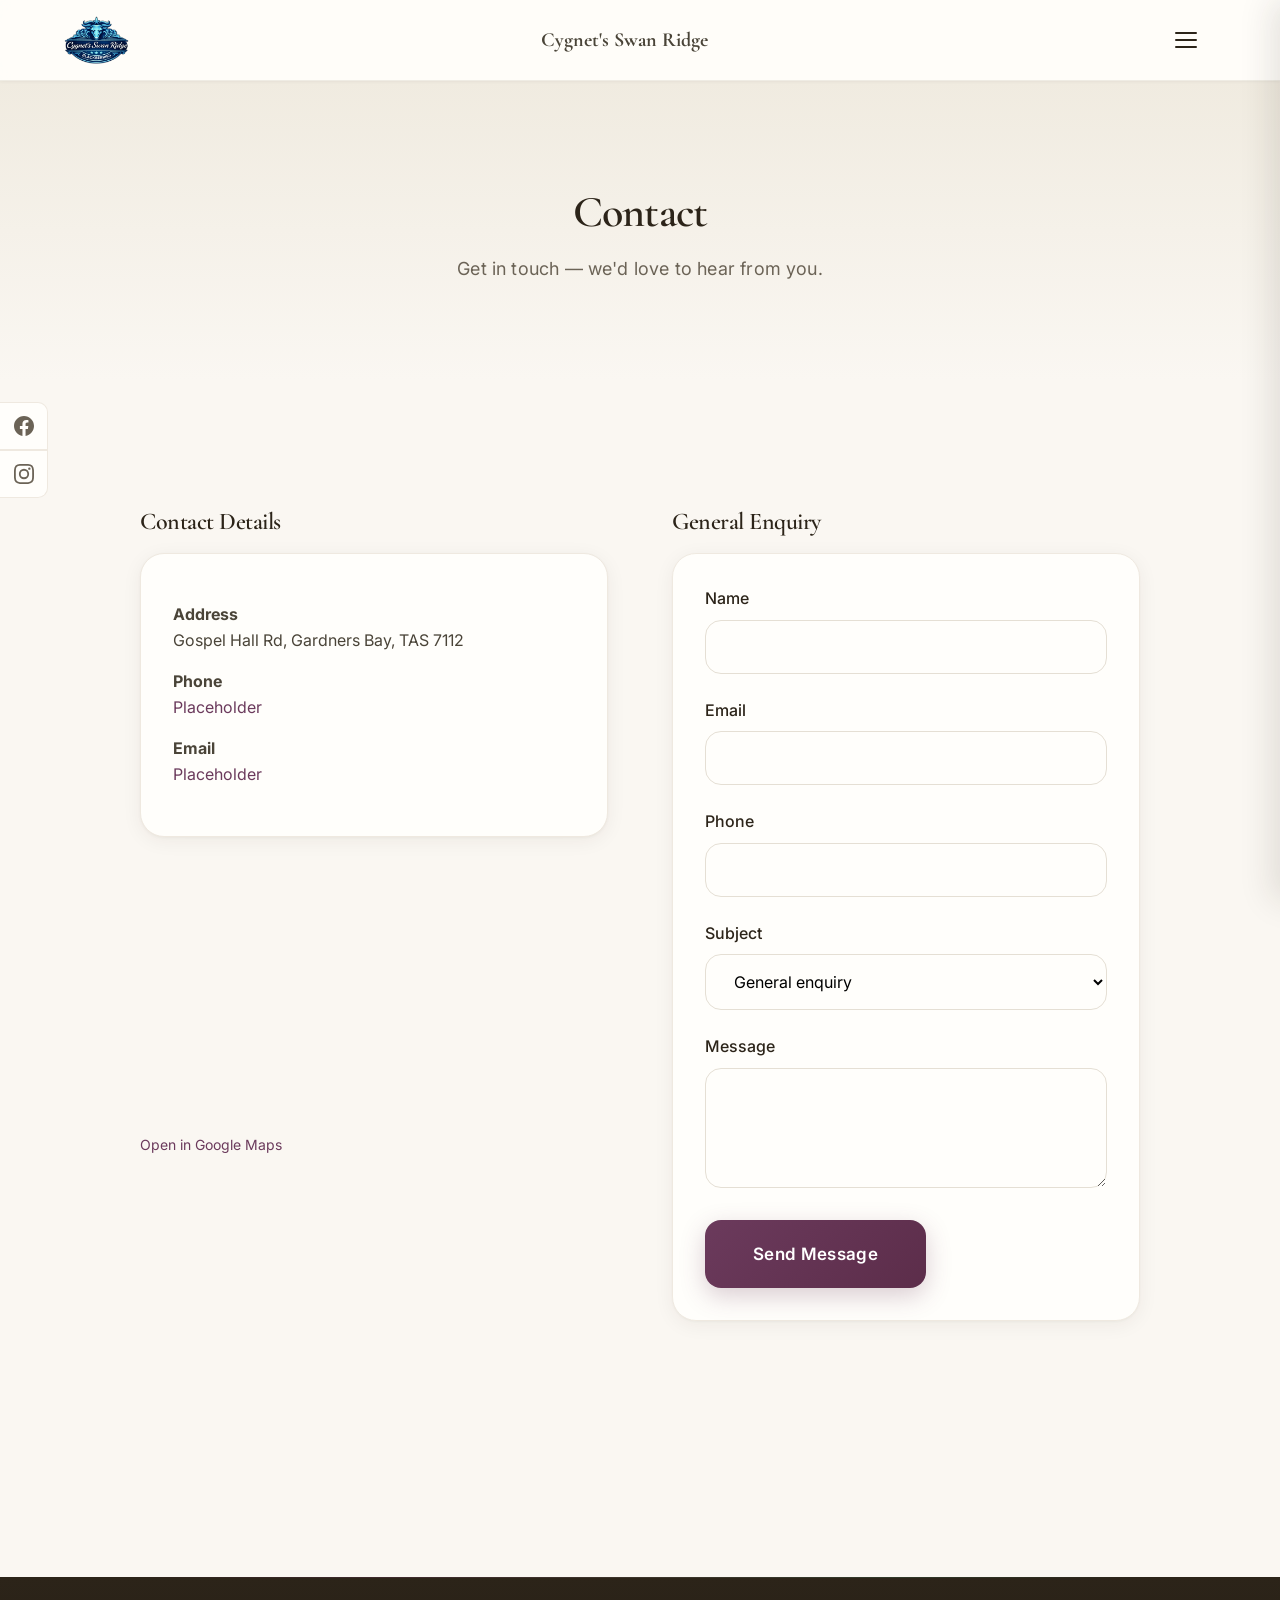
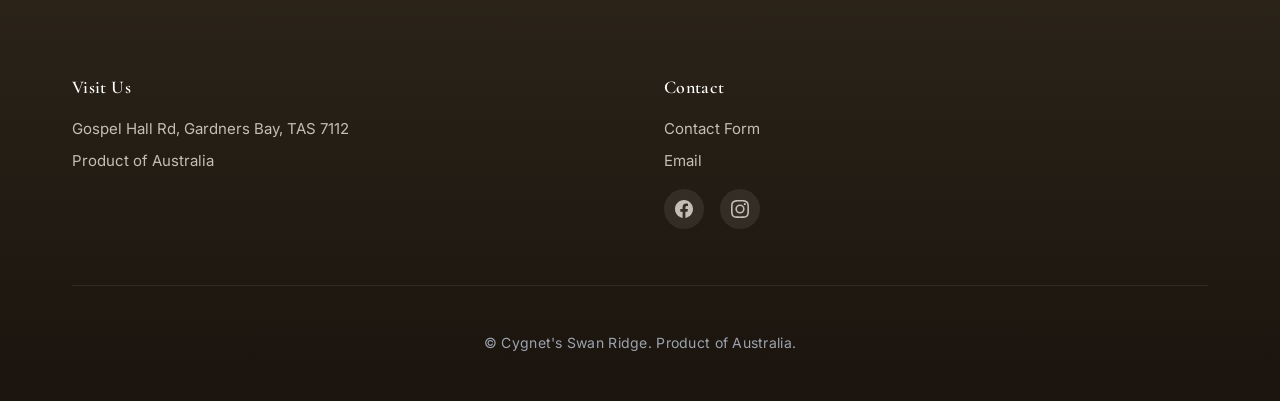
<file: contact.html>
<!DOCTYPE html>
<html lang="en">
<head>
  <meta charset="UTF-8">
  <meta name="viewport" content="width=device-width, initial-scale=1.0">
  <title>Contact — Cygnet's Swan Ridge | Gardners Bay Blackberry Farm</title>
  <meta name="description" content="Contact Cygnet's Swan Ridge — phone, email, address. General enquiries, orders, wholesale, farm gate bookings. Gospel Hall Rd, Gardners Bay, Tasmania.">
  <link rel="stylesheet" href="assets/css/main.css">
</head>
<body>
  <header class="site-header">
    <div class="container">
      <div class="header-inner">
        <a href="index.html" class="site-brand" aria-label="Cygnet's Swan Ridge Home">
          <img src="assets/images/logo/Updated_logo_nobg.png" alt="" class="site-logo__img">
        </a>
        <a href="index.html" class="site-name" aria-label="Cygnet's Swan Ridge Home">Cygnet's Swan Ridge</a>
        <button class="nav-toggle" aria-label="Toggle menu" type="button" aria-expanded="false"><span></span><span></span><span></span></button>
        <nav class="main-nav">
          <ul>
            <li><a href="index.html">Home</a></li>
            <li><a href="blackberries.html">Our Blackberries</a></li>
            <li><a href="farm-gate.html">Farm Gate & Pick Your Own</a></li>
            <li><a href="wholesale.html">Wholesale</a></li>
            <li><a href="delivery-export.html">Delivery & Export</a></li>
            <li><a href="team.html">Meet Our Team</a></li>
            <li><a href="join.html">Join Us</a></li>
            <li><a href="contact.html" class="active">Contact</a></li>
          </ul>
        </nav>
        <div class="nav-overlay" aria-hidden="true"></div>
      </div>
    </div>
  </header>

  <main>
    <section class="page-hero">
      <div class="container">
        <h1>Contact</h1>
        <p>Get in touch — we'd love to hear from you.</p>
      </div>
    </section>

    <section class="section">
      <div class="container">
        <div class="contact-grid">
          <div>
            <h2 class="section-title" style="text-align: left; font-size: 1.5rem;">Contact Details</h2>
            <div class="card">
              <p><strong>Address</strong><br>Gospel Hall Rd, Gardners Bay, TAS 7112</p>
              <p><strong>Phone</strong><br><a href="tel:+61400000000">Placeholder</a></p>
              <p><strong>Email</strong><br><a href="mailto:hello@cygnetswanridge.com.au">Placeholder</a></p>
            </div>
            <div style="margin-top: var(--space-xl);">
              <iframe src="https://maps.google.com/maps?q=Gospel+Hall+Rd,+Gardners+Bay,+TAS+7112&t=&z=14&ie=UTF8&iwloc=&output=embed" width="100%" height="250" style="border:0; border-radius: var(--radius);" allowfullscreen="" loading="lazy" referrerpolicy="no-referrer-when-downgrade" title="Cygnet's Swan Ridge location"></iframe>
              <p style="font-size: 0.875rem; margin-top: var(--space-sm);"><a href="https://www.google.com/maps/search/Gospel+Hall+Rd,+Gardners+Bay,+TAS+7112" target="_blank" rel="noopener">Open in Google Maps</a></p>
            </div>
          </div>
          <div>
            <h2 class="section-title" style="text-align: left; font-size: 1.5rem;">General Enquiry</h2>
            <form class="contact-form card" action="#" method="post">
              <div class="form-group">
                <label for="name">Name</label>
                <input type="text" id="name" name="name" required>
              </div>
              <div class="form-group">
                <label for="email">Email</label>
                <input type="email" id="email" name="email" required>
              </div>
              <div class="form-group">
                <label for="phone">Phone</label>
                <input type="tel" id="phone" name="phone">
              </div>
              <div class="form-group">
                <label for="subject">Subject</label>
                <select id="subject" name="subject">
                  <option value="general">General enquiry</option>
                  <option value="order">Order / availability</option>
                  <option value="wholesale">Wholesale</option>
                  <option value="farm-gate">Farm gate / Pick your own</option>
                  <option value="other">Other</option>
                </select>
              </div>
              <div class="form-group">
                <label for="message">Message</label>
                <textarea id="message" name="message" required></textarea>
              </div>
              <button type="submit" class="btn btn--primary btn--lg">Send Message</button>
            </form>
          </div>
        </div>
      </div>
    </section>

  </main>

  <footer class="site-footer">
    <div class="container">
      <div class="footer-grid">
        <div class="footer-section">
          <h4>Visit Us</h4>
          <p>Gospel Hall Rd, Gardners Bay, TAS 7112</p>
          <p>Product of Australia</p>
        </div>
        <div class="footer-section">
          <h4>Contact</h4>
          <p><a href="contact.html">Contact Form</a></p>
          <p><a href="mailto:hello@cygnetswanridge.com.au">Email</a></p>
          <div class="footer-social">
            <a href="#" class="social-facebook" aria-label="Facebook" target="_blank" rel="noopener noreferrer">
              <svg viewBox="0 0 24 24"><path d="M24 12.073c0-6.627-5.373-12-12-12s-12 5.373-12 12c0 5.99 4.388 10.954 10.125 11.854v-8.385H7.078v-3.47h3.047V9.43c0-3.007 1.792-4.669 4.533-4.669 1.312 0 2.686.235 2.686.235v2.953H15.83c-1.491 0-1.956.925-1.956 1.874v2.25h3.328l-.532 3.47h-2.796v8.385C19.612 23.027 24 18.062 24 12.073z"/></svg>
            </a>
            <a href="#" class="social-instagram" aria-label="Instagram" target="_blank" rel="noopener noreferrer">
              <svg viewBox="0 0 24 24"><path d="M12 2.163c3.204 0 3.584.012 4.85.07 3.252.148 4.771 1.691 4.919 4.919.058 1.265.069 1.645.069 4.849 0 3.205-.012 3.584-.069 4.849-.149 3.225-1.664 4.771-4.919 4.919-1.266.058-1.644.07-4.85.07-3.204 0-3.584-.012-4.849-.07-3.26-.149-4.771-1.699-4.919-4.92-.058-1.265-.07-1.644-.07-4.849 0-3.204.013-3.583.07-4.849.149-3.227 1.664-4.771 4.919-4.919 1.266-.057 1.645-.069 4.849-.069zM12 0C8.741 0 8.333.014 7.053.072 2.695.272.273 2.69.073 7.052.014 8.333 0 8.741 0 12c0 3.259.014 3.668.072 4.948.2 4.358 2.618 6.78 6.98 6.98C8.333 23.986 8.741 24 12 24c3.259 0 3.668-.014 4.948-.072 4.354-.2 6.782-2.618 6.979-6.98.059-1.28.073-1.689.073-4.948 0-3.259-.014-3.667-.072-4.947-.196-4.354-2.617-6.78-6.979-6.98C15.668.014 15.259 0 12 0zm0 5.838a6.162 6.162 0 100 12.324 6.162 6.162 0 000-12.324zM12 16a4 4 0 110-8 4 4 0 010 8zm6.406-11.845a1.44 1.44 0 100 2.881 1.44 1.44 0 000-2.881z"/></svg>
            </a>
          </div>
        </div>
      </div>
      <div class="footer-bottom">
        <p>&copy; Cygnet's Swan Ridge. Product of Australia.</p>
      </div>
    </div>
  </footer>

  <!-- Social Sidebar -->
  <aside class="social-sidebar" aria-label="Social media links">
    <a href="#" class="social-facebook" aria-label="Facebook" target="_blank" rel="noopener noreferrer">
      <svg viewBox="0 0 24 24"><path d="M24 12.073c0-6.627-5.373-12-12-12s-12 5.373-12 12c0 5.99 4.388 10.954 10.125 11.854v-8.385H7.078v-3.47h3.047V9.43c0-3.007 1.792-4.669 4.533-4.669 1.312 0 2.686.235 2.686.235v2.953H15.83c-1.491 0-1.956.925-1.956 1.874v2.25h3.328l-.532 3.47h-2.796v8.385C19.612 23.027 24 18.062 24 12.073z"/></svg>
    </a>
    <a href="#" class="social-instagram" aria-label="Instagram" target="_blank" rel="noopener noreferrer">
      <svg viewBox="0 0 24 24"><path d="M12 2.163c3.204 0 3.584.012 4.85.07 3.252.148 4.771 1.691 4.919 4.919.058 1.265.069 1.645.069 4.849 0 3.205-.012 3.584-.069 4.849-.149 3.225-1.664 4.771-4.919 4.919-1.266.058-1.644.07-4.85.07-3.204 0-3.584-.012-4.849-.07-3.26-.149-4.771-1.699-4.919-4.92-.058-1.265-.07-1.644-.07-4.849 0-3.204.013-3.583.07-4.849.149-3.227 1.664-4.771 4.919-4.919 1.266-.057 1.645-.069 4.849-.069zM12 0C8.741 0 8.333.014 7.053.072 2.695.272.273 2.69.073 7.052.014 8.333 0 8.741 0 12c0 3.259.014 3.668.072 4.948.2 4.358 2.618 6.78 6.98 6.98C8.333 23.986 8.741 24 12 24c3.259 0 3.668-.014 4.948-.072 4.354-.2 6.782-2.618 6.979-6.98.059-1.28.073-1.689.073-4.948 0-3.259-.014-3.667-.072-4.947-.196-4.354-2.617-6.78-6.979-6.98C15.668.014 15.259 0 12 0zm0 5.838a6.162 6.162 0 100 12.324 6.162 6.162 0 000-12.324zM12 16a4 4 0 110-8 4 4 0 010 8zm6.406-11.845a1.44 1.44 0 100 2.881 1.44 1.44 0 000-2.881z"/></svg>
    </a>
  </aside>

  <script src="assets/js/nav.js"></script>
  <script src="assets/js/forms.js"></script>
  <script src="assets/js/animations.js"></script>
</body>
</html>
</file>
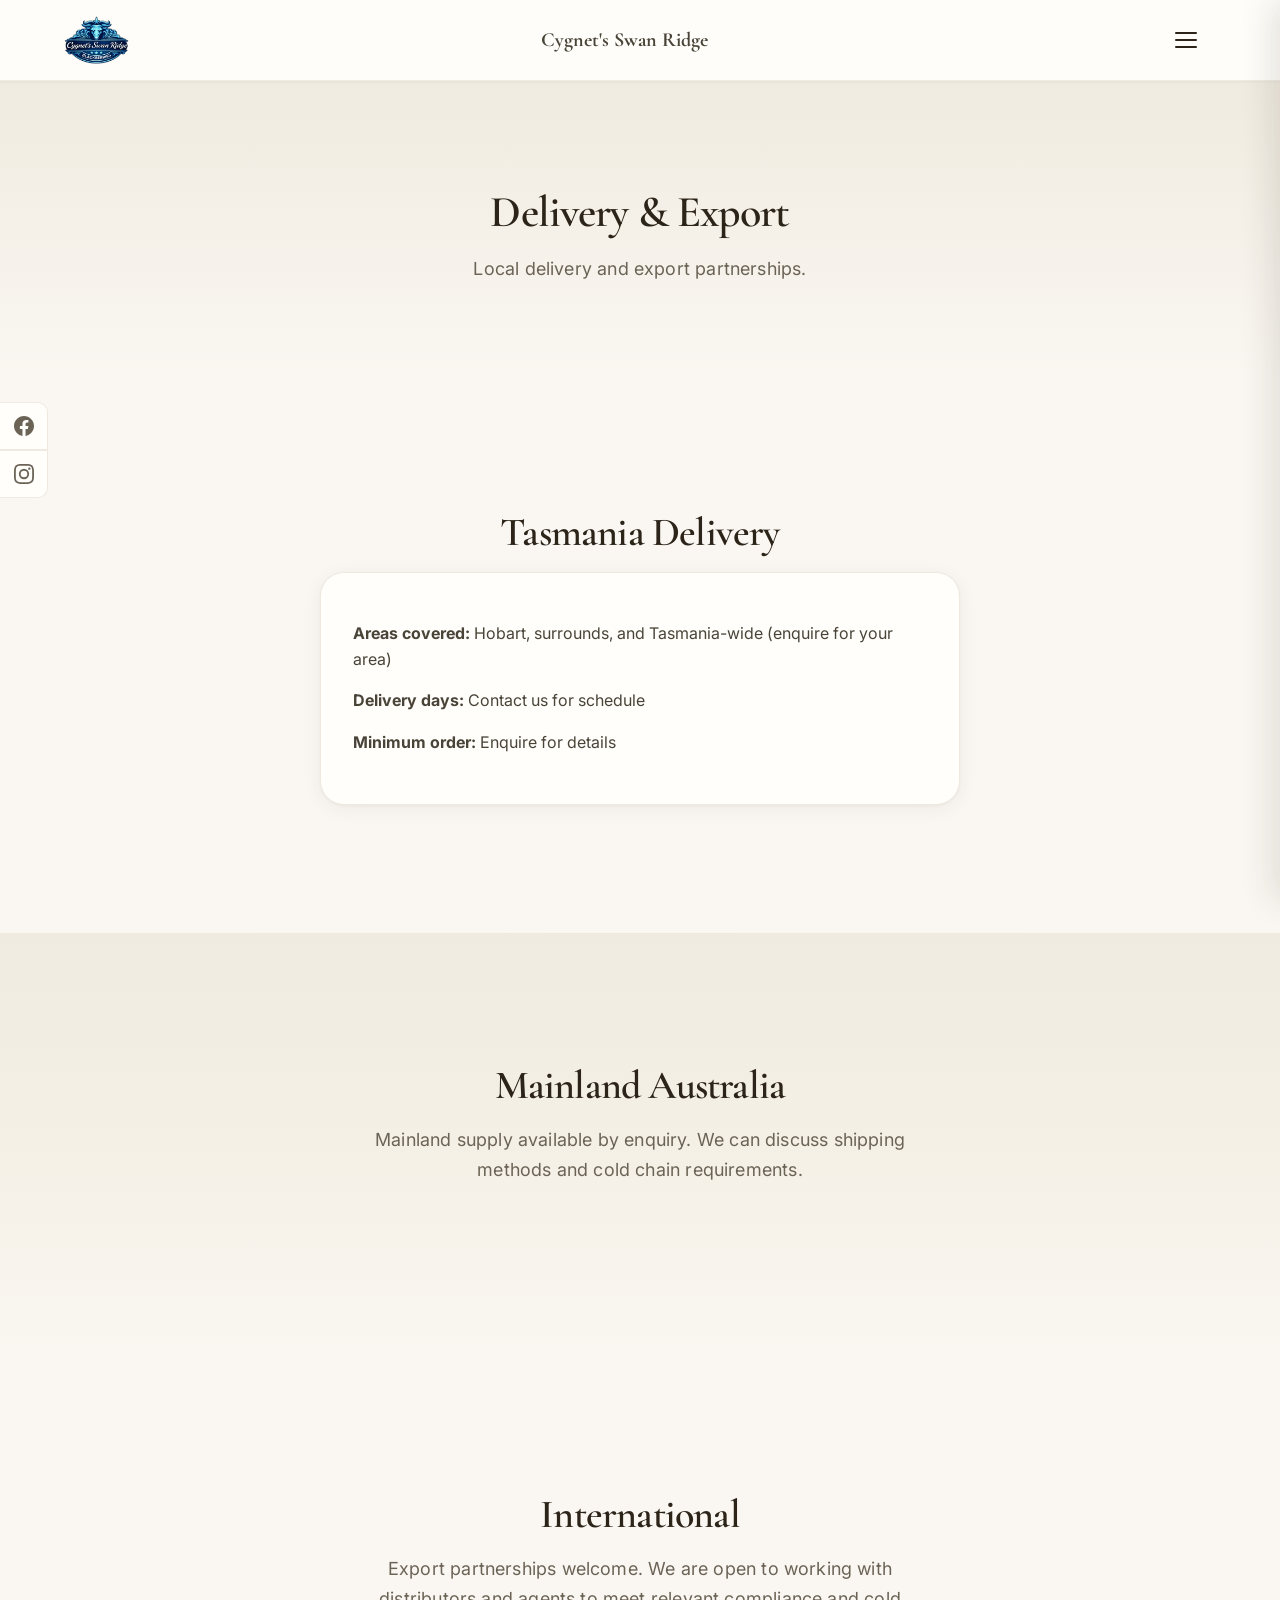
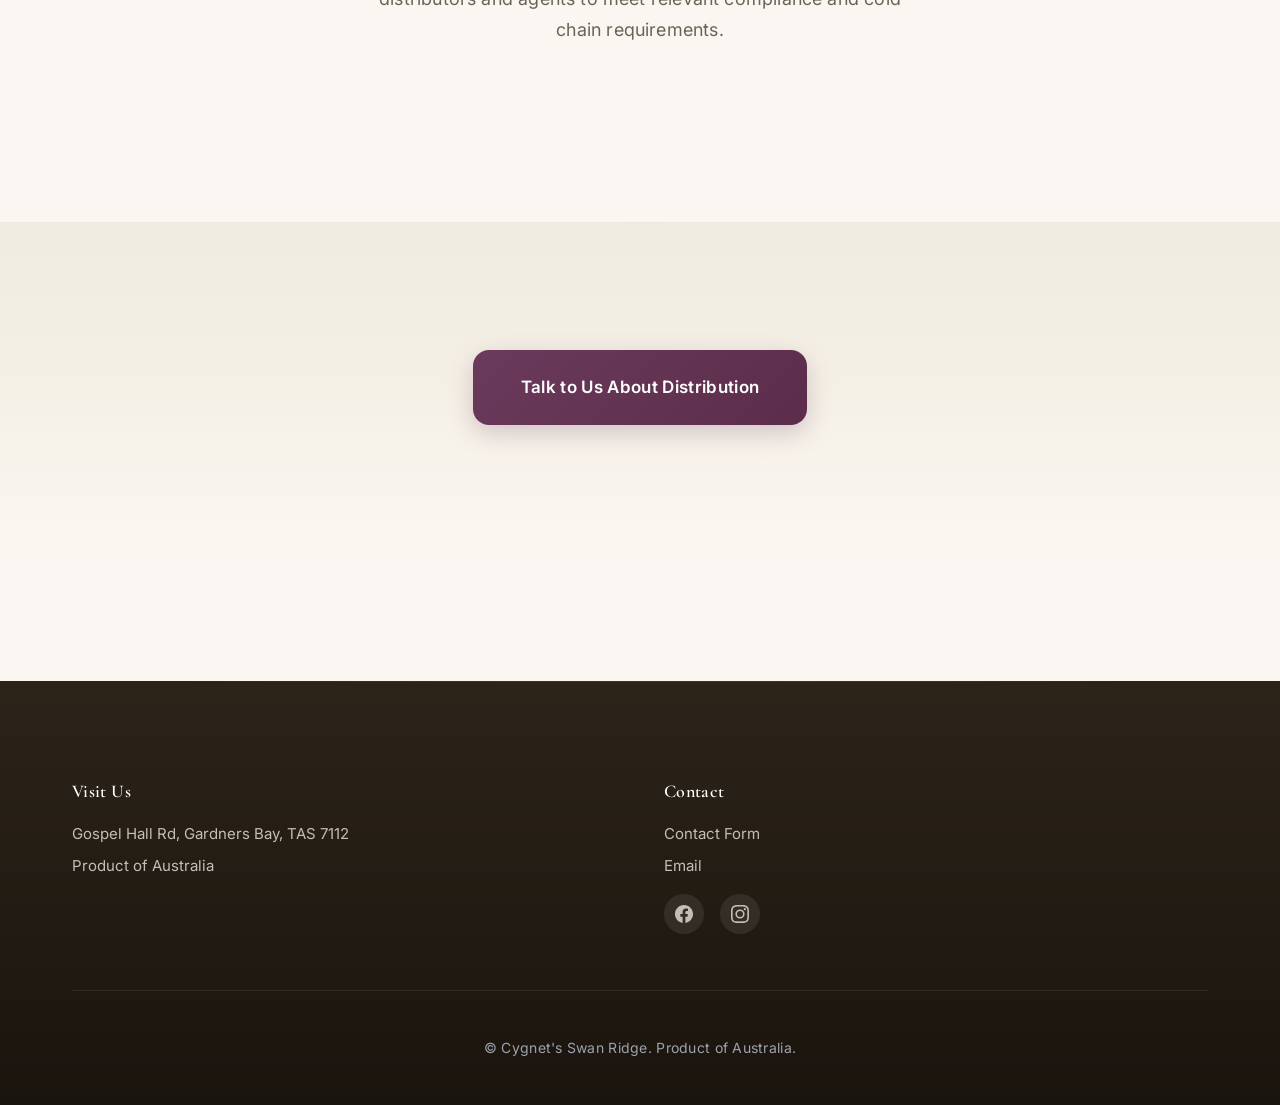
<file: delivery-export.html>
<!DOCTYPE html>
<html lang="en">
<head>
  <meta charset="UTF-8">
  <meta name="viewport" content="width=device-width, initial-scale=1.0">
  <title>Delivery & Export — Cygnet's Swan Ridge | Tasmania Delivery, Export Partnerships</title>
  <meta name="description" content="Tasmania-wide blackberry delivery. Hobart supply. Export partnerships welcome. Cygnet's Swan Ridge — premium Tasmanian blackberries.">
  <link rel="stylesheet" href="assets/css/main.css">
</head>
<body>
  <header class="site-header">
    <div class="container">
      <div class="header-inner">
        <a href="index.html" class="site-brand" aria-label="Cygnet's Swan Ridge Home">
          <img src="assets/images/logo/Updated_logo_nobg.png" alt="" class="site-logo__img">
        </a>
        <a href="index.html" class="site-name" aria-label="Cygnet's Swan Ridge Home">Cygnet's Swan Ridge</a>
        <button class="nav-toggle" aria-label="Toggle menu" type="button" aria-expanded="false"><span></span><span></span><span></span></button>
        <nav class="main-nav">
          <ul>
            <li><a href="index.html">Home</a></li>
            <li><a href="blackberries.html">Our Blackberries</a></li>
            <li><a href="farm-gate.html">Farm Gate & Pick Your Own</a></li>
            <li><a href="wholesale.html">Wholesale</a></li>
            <li><a href="delivery-export.html" class="active">Delivery & Export</a></li>
            <li><a href="team.html">Meet Our Team</a></li>
            <li><a href="join.html">Join Us</a></li>
            <li><a href="contact.html">Contact</a></li>
          </ul>
        </nav>
        <div class="nav-overlay" aria-hidden="true"></div>
      </div>
    </div>
  </header>

  <main>
    <section class="page-hero">
      <div class="container">
        <h1>Delivery & Export</h1>
        <p>Local delivery and export partnerships.</p>
      </div>
    </section>

    <!-- Tasmania Delivery -->
    <section class="section">
      <div class="container">
        <h2 class="section-title">Tasmania Delivery</h2>
        <div class="card" style="max-width: 640px; margin: 0 auto;">
          <p><strong>Areas covered:</strong> Hobart, surrounds, and Tasmania-wide (enquire for your area)</p>
          <p><strong>Delivery days:</strong> Contact us for schedule</p>
          <p><strong>Minimum order:</strong> Enquire for details</p>
        </div>
      </div>
    </section>

    <!-- Mainland Australia -->
    <section class="section section--alt">
      <div class="container">
        <h2 class="section-title">Mainland Australia</h2>
        <p class="section-subtitle">Mainland supply available by enquiry. We can discuss shipping methods and cold chain requirements.</p>
      </div>
    </section>

    <!-- International -->
    <section class="section">
      <div class="container">
        <h2 class="section-title">International</h2>
        <p class="section-subtitle">Export partnerships welcome. We are open to working with distributors and agents to meet relevant compliance and cold chain requirements.</p>
      </div>
    </section>

    <!-- CTA -->
    <section class="section section--alt">
      <div class="container text-center">
        <a href="contact.html" class="btn btn--primary btn--lg">Talk to Us About Distribution</a>
      </div>
    </section>
  </main>

  <footer class="site-footer">
    <div class="container">
      <div class="footer-grid">
        <div class="footer-section">
          <h4>Visit Us</h4>
          <p>Gospel Hall Rd, Gardners Bay, TAS 7112</p>
          <p>Product of Australia</p>
        </div>
        <div class="footer-section">
          <h4>Contact</h4>
          <p><a href="contact.html">Contact Form</a></p>
          <p><a href="mailto:hello@cygnetswanridge.com.au">Email</a></p>
          <div class="footer-social">
            <a href="#" class="social-facebook" aria-label="Facebook" target="_blank" rel="noopener noreferrer">
              <svg viewBox="0 0 24 24"><path d="M24 12.073c0-6.627-5.373-12-12-12s-12 5.373-12 12c0 5.99 4.388 10.954 10.125 11.854v-8.385H7.078v-3.47h3.047V9.43c0-3.007 1.792-4.669 4.533-4.669 1.312 0 2.686.235 2.686.235v2.953H15.83c-1.491 0-1.956.925-1.956 1.874v2.25h3.328l-.532 3.47h-2.796v8.385C19.612 23.027 24 18.062 24 12.073z"/></svg>
            </a>
            <a href="#" class="social-instagram" aria-label="Instagram" target="_blank" rel="noopener noreferrer">
              <svg viewBox="0 0 24 24"><path d="M12 2.163c3.204 0 3.584.012 4.85.07 3.252.148 4.771 1.691 4.919 4.919.058 1.265.069 1.645.069 4.849 0 3.205-.012 3.584-.069 4.849-.149 3.225-1.664 4.771-4.919 4.919-1.266.058-1.644.07-4.85.07-3.204 0-3.584-.012-4.849-.07-3.26-.149-4.771-1.699-4.919-4.92-.058-1.265-.07-1.644-.07-4.849 0-3.204.013-3.583.07-4.849.149-3.227 1.664-4.771 4.919-4.919 1.266-.057 1.645-.069 4.849-.069zM12 0C8.741 0 8.333.014 7.053.072 2.695.272.273 2.69.073 7.052.014 8.333 0 8.741 0 12c0 3.259.014 3.668.072 4.948.2 4.358 2.618 6.78 6.98 6.98C8.333 23.986 8.741 24 12 24c3.259 0 3.668-.014 4.948-.072 4.354-.2 6.782-2.618 6.979-6.98.059-1.28.073-1.689.073-4.948 0-3.259-.014-3.667-.072-4.947-.196-4.354-2.617-6.78-6.979-6.98C15.668.014 15.259 0 12 0zm0 5.838a6.162 6.162 0 100 12.324 6.162 6.162 0 000-12.324zM12 16a4 4 0 110-8 4 4 0 010 8zm6.406-11.845a1.44 1.44 0 100 2.881 1.44 1.44 0 000-2.881z"/></svg>
            </a>
          </div>
        </div>
      </div>
      <div class="footer-bottom">
        <p>&copy; Cygnet's Swan Ridge. Product of Australia.</p>
      </div>
    </div>
  </footer>

  <!-- Social Sidebar -->
  <aside class="social-sidebar" aria-label="Social media links">
    <a href="#" class="social-facebook" aria-label="Facebook" target="_blank" rel="noopener noreferrer">
      <svg viewBox="0 0 24 24"><path d="M24 12.073c0-6.627-5.373-12-12-12s-12 5.373-12 12c0 5.99 4.388 10.954 10.125 11.854v-8.385H7.078v-3.47h3.047V9.43c0-3.007 1.792-4.669 4.533-4.669 1.312 0 2.686.235 2.686.235v2.953H15.83c-1.491 0-1.956.925-1.956 1.874v2.25h3.328l-.532 3.47h-2.796v8.385C19.612 23.027 24 18.062 24 12.073z"/></svg>
    </a>
    <a href="#" class="social-instagram" aria-label="Instagram" target="_blank" rel="noopener noreferrer">
      <svg viewBox="0 0 24 24"><path d="M12 2.163c3.204 0 3.584.012 4.85.07 3.252.148 4.771 1.691 4.919 4.919.058 1.265.069 1.645.069 4.849 0 3.205-.012 3.584-.069 4.849-.149 3.225-1.664 4.771-4.919 4.919-1.266.058-1.644.07-4.85.07-3.204 0-3.584-.012-4.849-.07-3.26-.149-4.771-1.699-4.919-4.92-.058-1.265-.07-1.644-.07-4.849 0-3.204.013-3.583.07-4.849.149-3.227 1.664-4.771 4.919-4.919 1.266-.057 1.645-.069 4.849-.069zM12 0C8.741 0 8.333.014 7.053.072 2.695.272.273 2.69.073 7.052.014 8.333 0 8.741 0 12c0 3.259.014 3.668.072 4.948.2 4.358 2.618 6.78 6.98 6.98C8.333 23.986 8.741 24 12 24c3.259 0 3.668-.014 4.948-.072 4.354-.2 6.782-2.618 6.979-6.98.059-1.28.073-1.689.073-4.948 0-3.259-.014-3.667-.072-4.947-.196-4.354-2.617-6.78-6.979-6.98C15.668.014 15.259 0 12 0zm0 5.838a6.162 6.162 0 100 12.324 6.162 6.162 0 000-12.324zM12 16a4 4 0 110-8 4 4 0 010 8zm6.406-11.845a1.44 1.44 0 100 2.881 1.44 1.44 0 000-2.881z"/></svg>
    </a>
  </aside>

  <script src="assets/js/nav.js"></script>
  <script src="assets/js/animations.js"></script>
</body>
</html>
</file>
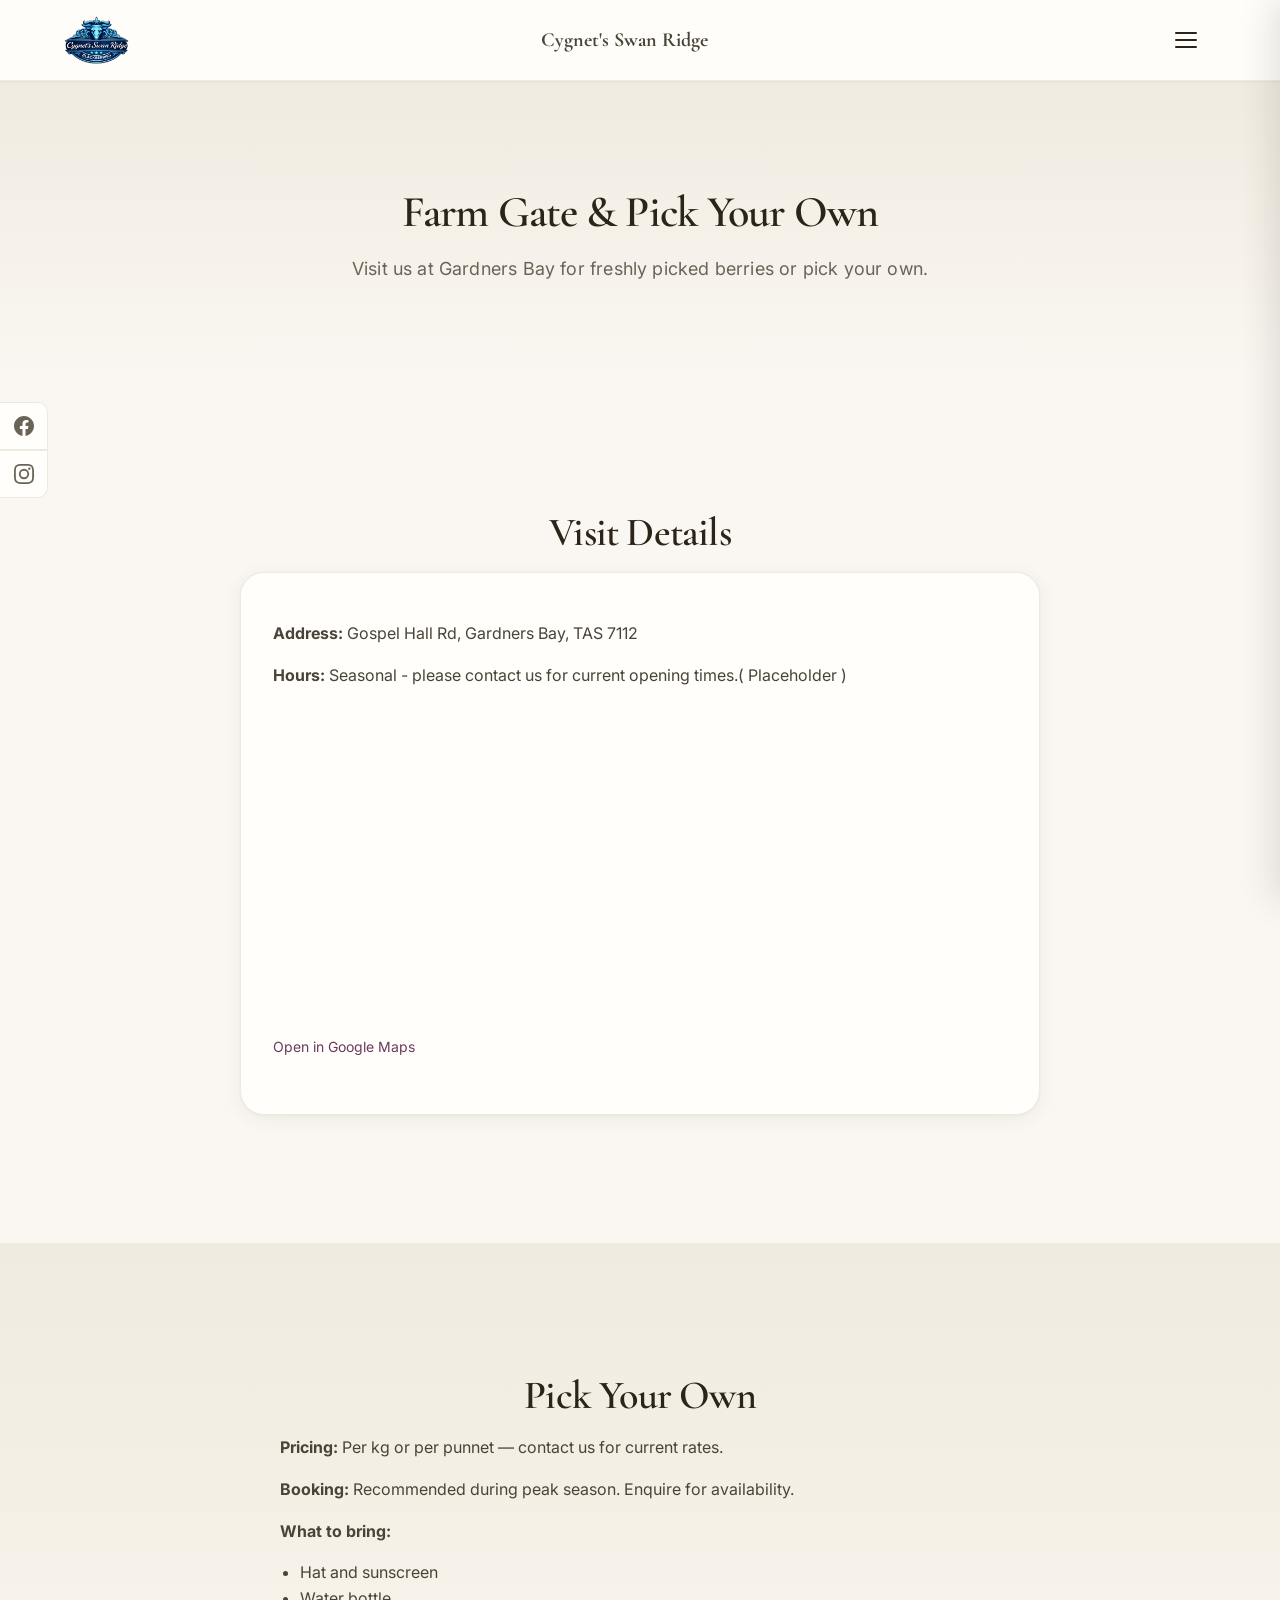
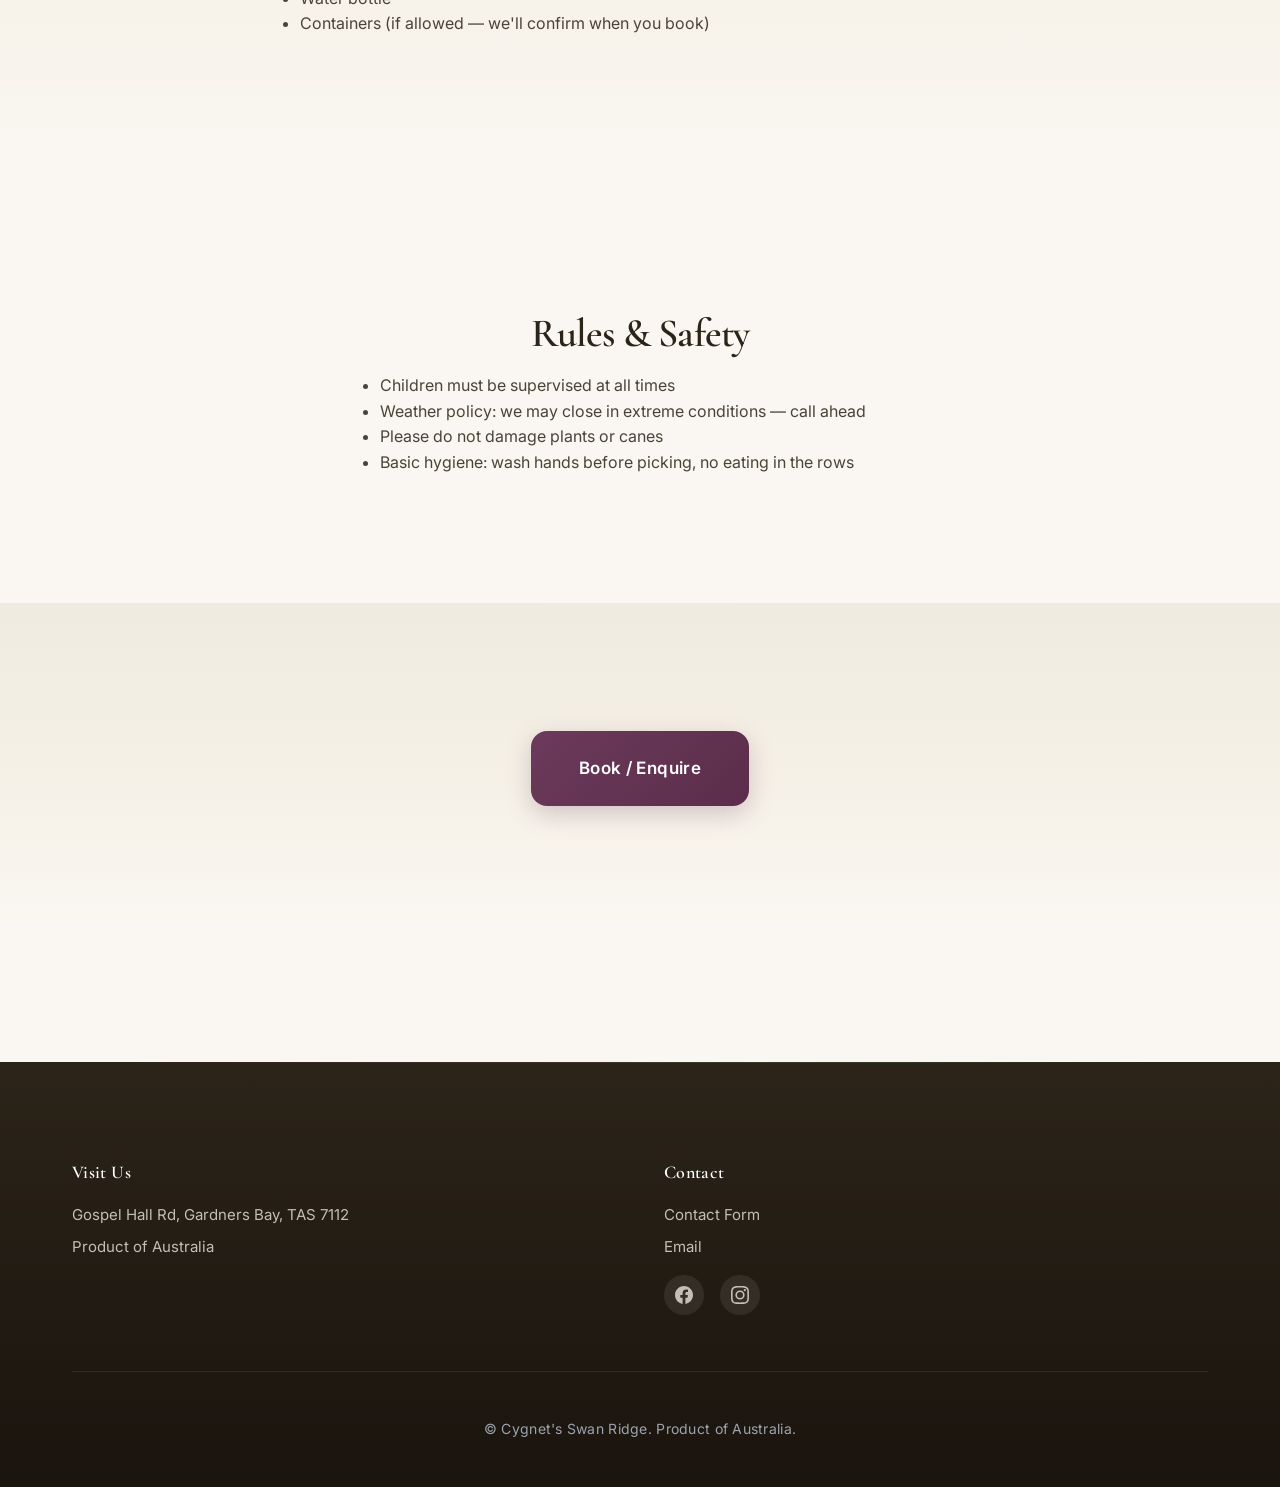
<file: farm-gate.html>
<!DOCTYPE html>
<html lang="en">
<head>
  <meta charset="UTF-8">
  <meta name="viewport" content="width=device-width, initial-scale=1.0">
  <title>Farm Gate & Pick Your Own — Cygnet's Swan Ridge | Gardners Bay, Tasmania</title>
  <meta name="description" content="Visit Cygnet's Swan Ridge at Gardners Bay for farm gate sales and pick your own blackberries. Seasonal hours, Gospel Hall Rd, Cygnet Tasmania.">
  <link rel="stylesheet" href="assets/css/main.css">
</head>
<body>
  <header class="site-header">
    <div class="container">
      <div class="header-inner">
        <a href="index.html" class="site-brand" aria-label="Cygnet's Swan Ridge Home">
          <img src="assets/images/logo/Updated_logo_nobg.png" alt="" class="site-logo__img">
        </a>
        <a href="index.html" class="site-name" aria-label="Cygnet's Swan Ridge Home">Cygnet's Swan Ridge</a>
        <button class="nav-toggle" aria-label="Toggle menu" type="button" aria-expanded="false"><span></span><span></span><span></span></button>
        <nav class="main-nav">
          <ul>
            <li><a href="index.html">Home</a></li>
            <li><a href="blackberries.html">Our Blackberries</a></li>
            <li><a href="farm-gate.html" class="active">Farm Gate & Pick Your Own</a></li>
            <li><a href="wholesale.html">Wholesale</a></li>
            <li><a href="delivery-export.html">Delivery & Export</a></li>
            <li><a href="team.html">Meet Our Team</a></li>
            <li><a href="join.html">Join Us</a></li>
            <li><a href="contact.html">Contact</a></li>
          </ul>
        </nav>
        <div class="nav-overlay" aria-hidden="true"></div>
      </div>
    </div>
  </header>

  <main>
    <section class="page-hero">
      <div class="container">
        <h1>Farm Gate & Pick Your Own</h1>
        <p>Visit us at Gardners Bay for freshly picked berries or pick your own.</p>
      </div>
    </section>

    <!-- Visit Details -->
    <section class="section">
      <div class="container">
        <h2 class="section-title">Visit Details</h2>
        <div class="card mb-2xl" style="max-width: 800px; margin: 0 auto;">
          <p><strong>Address:</strong> Gospel Hall Rd, Gardners Bay, TAS 7112</p>
          <p><strong>Hours:</strong> Seasonal - please contact us for current opening times.( Placeholder ) </p>
          <div class="mb-lg" style="margin-top: var(--space-xl);">
            <iframe src="https://maps.google.com/maps?q=Gospel+Hall+Rd,+Gardners+Bay,+TAS+7112&t=&z=14&ie=UTF8&iwloc=&output=embed" width="100%" height="300" style="border:0; border-radius: var(--radius);" allowfullscreen="" loading="lazy" referrerpolicy="no-referrer-when-downgrade" title="Cygnet's Swan Ridge location on Gospel Hall Rd, Gardners Bay"></iframe>
            <p style="font-size: 0.875rem; color: var(--color-body-muted); margin-top: var(--space-sm);"><a href="https://www.google.com/maps/search/Gospel+Hall+Rd,+Gardners+Bay,+TAS+7112" target="_blank" rel="noopener">Open in Google Maps</a></p>
          </div>
        </div>
      </div>
    </section>

    <!-- Pick Your Own -->
    <section class="section section--alt">
      <div class="container">
        <h2 class="section-title">Pick Your Own</h2>
        <div class="container--narrow" style="margin: 0 auto;">
          <p><strong>Pricing:</strong> Per kg or per punnet — contact us for current rates.</p>
          <p><strong>Booking:</strong> Recommended during peak season. Enquire for availability.</p>
          <p><strong>What to bring:</strong></p>
          <ul style="padding-left: 1.25rem;">
            <li>Hat and sunscreen</li>
            <li>Water bottle</li>
            <li>Containers (if allowed — we'll confirm when you book)</li>
          </ul>
        </div>
      </div>
    </section>

    <!-- Rules & Safety -->
    <section class="section">
      <div class="container">
        <h2 class="section-title">Rules & Safety</h2>
        <ul style="max-width: 560px; margin: 0 auto; padding-left: 1.25rem;">
          <li>Children must be supervised at all times</li>
          <li>Weather policy: we may close in extreme conditions — call ahead</li>
          <li>Please do not damage plants or canes</li>
          <li>Basic hygiene: wash hands before picking, no eating in the rows</li>
        </ul>
      </div>
    </section>

    <!-- CTA -->
    <section class="section section--alt">
      <div class="container text-center">
        <a href="contact.html" class="btn btn--primary btn--lg">Book / Enquire</a>
      </div>
    </section>
  </main>

  <footer class="site-footer">
    <div class="container">
      <div class="footer-grid">
        <div class="footer-section">
          <h4>Visit Us</h4>
          <p>Gospel Hall Rd, Gardners Bay, TAS 7112</p>
          <p>Product of Australia</p>
        </div>
        <div class="footer-section">
          <h4>Contact</h4>
          <p><a href="contact.html">Contact Form</a></p>
          <p><a href="mailto:hello@cygnetswanridge.com.au">Email</a></p>
          <div class="footer-social">
            <a href="#" class="social-facebook" aria-label="Facebook" target="_blank" rel="noopener noreferrer">
              <svg viewBox="0 0 24 24"><path d="M24 12.073c0-6.627-5.373-12-12-12s-12 5.373-12 12c0 5.99 4.388 10.954 10.125 11.854v-8.385H7.078v-3.47h3.047V9.43c0-3.007 1.792-4.669 4.533-4.669 1.312 0 2.686.235 2.686.235v2.953H15.83c-1.491 0-1.956.925-1.956 1.874v2.25h3.328l-.532 3.47h-2.796v8.385C19.612 23.027 24 18.062 24 12.073z"/></svg>
            </a>
            <a href="#" class="social-instagram" aria-label="Instagram" target="_blank" rel="noopener noreferrer">
              <svg viewBox="0 0 24 24"><path d="M12 2.163c3.204 0 3.584.012 4.85.07 3.252.148 4.771 1.691 4.919 4.919.058 1.265.069 1.645.069 4.849 0 3.205-.012 3.584-.069 4.849-.149 3.225-1.664 4.771-4.919 4.919-1.266.058-1.644.07-4.85.07-3.204 0-3.584-.012-4.849-.07-3.26-.149-4.771-1.699-4.919-4.92-.058-1.265-.07-1.644-.07-4.849 0-3.204.013-3.583.07-4.849.149-3.227 1.664-4.771 4.919-4.919 1.266-.057 1.645-.069 4.849-.069zM12 0C8.741 0 8.333.014 7.053.072 2.695.272.273 2.69.073 7.052.014 8.333 0 8.741 0 12c0 3.259.014 3.668.072 4.948.2 4.358 2.618 6.78 6.98 6.98C8.333 23.986 8.741 24 12 24c3.259 0 3.668-.014 4.948-.072 4.354-.2 6.782-2.618 6.979-6.98.059-1.28.073-1.689.073-4.948 0-3.259-.014-3.667-.072-4.947-.196-4.354-2.617-6.78-6.979-6.98C15.668.014 15.259 0 12 0zm0 5.838a6.162 6.162 0 100 12.324 6.162 6.162 0 000-12.324zM12 16a4 4 0 110-8 4 4 0 010 8zm6.406-11.845a1.44 1.44 0 100 2.881 1.44 1.44 0 000-2.881z"/></svg>
            </a>
          </div>
        </div>
      </div>
      <div class="footer-bottom">
        <p>&copy; Cygnet's Swan Ridge. Product of Australia.</p>
      </div>
    </div>
  </footer>

  <!-- Social Sidebar -->
  <aside class="social-sidebar" aria-label="Social media links">
    <a href="#" class="social-facebook" aria-label="Facebook" target="_blank" rel="noopener noreferrer">
      <svg viewBox="0 0 24 24"><path d="M24 12.073c0-6.627-5.373-12-12-12s-12 5.373-12 12c0 5.99 4.388 10.954 10.125 11.854v-8.385H7.078v-3.47h3.047V9.43c0-3.007 1.792-4.669 4.533-4.669 1.312 0 2.686.235 2.686.235v2.953H15.83c-1.491 0-1.956.925-1.956 1.874v2.25h3.328l-.532 3.47h-2.796v8.385C19.612 23.027 24 18.062 24 12.073z"/></svg>
    </a>
    <a href="#" class="social-instagram" aria-label="Instagram" target="_blank" rel="noopener noreferrer">
      <svg viewBox="0 0 24 24"><path d="M12 2.163c3.204 0 3.584.012 4.85.07 3.252.148 4.771 1.691 4.919 4.919.058 1.265.069 1.645.069 4.849 0 3.205-.012 3.584-.069 4.849-.149 3.225-1.664 4.771-4.919 4.919-1.266.058-1.644.07-4.85.07-3.204 0-3.584-.012-4.849-.07-3.26-.149-4.771-1.699-4.919-4.92-.058-1.265-.07-1.644-.07-4.849 0-3.204.013-3.583.07-4.849.149-3.227 1.664-4.771 4.919-4.919 1.266-.057 1.645-.069 4.849-.069zM12 0C8.741 0 8.333.014 7.053.072 2.695.272.273 2.69.073 7.052.014 8.333 0 8.741 0 12c0 3.259.014 3.668.072 4.948.2 4.358 2.618 6.78 6.98 6.98C8.333 23.986 8.741 24 12 24c3.259 0 3.668-.014 4.948-.072 4.354-.2 6.782-2.618 6.979-6.98.059-1.28.073-1.689.073-4.948 0-3.259-.014-3.667-.072-4.947-.196-4.354-2.617-6.78-6.979-6.98C15.668.014 15.259 0 12 0zm0 5.838a6.162 6.162 0 100 12.324 6.162 6.162 0 000-12.324zM12 16a4 4 0 110-8 4 4 0 010 8zm6.406-11.845a1.44 1.44 0 100 2.881 1.44 1.44 0 000-2.881z"/></svg>
    </a>
  </aside>

  <script src="assets/js/nav.js"></script>
  <script src="assets/js/animations.js"></script>
</body>
</html>
</file>
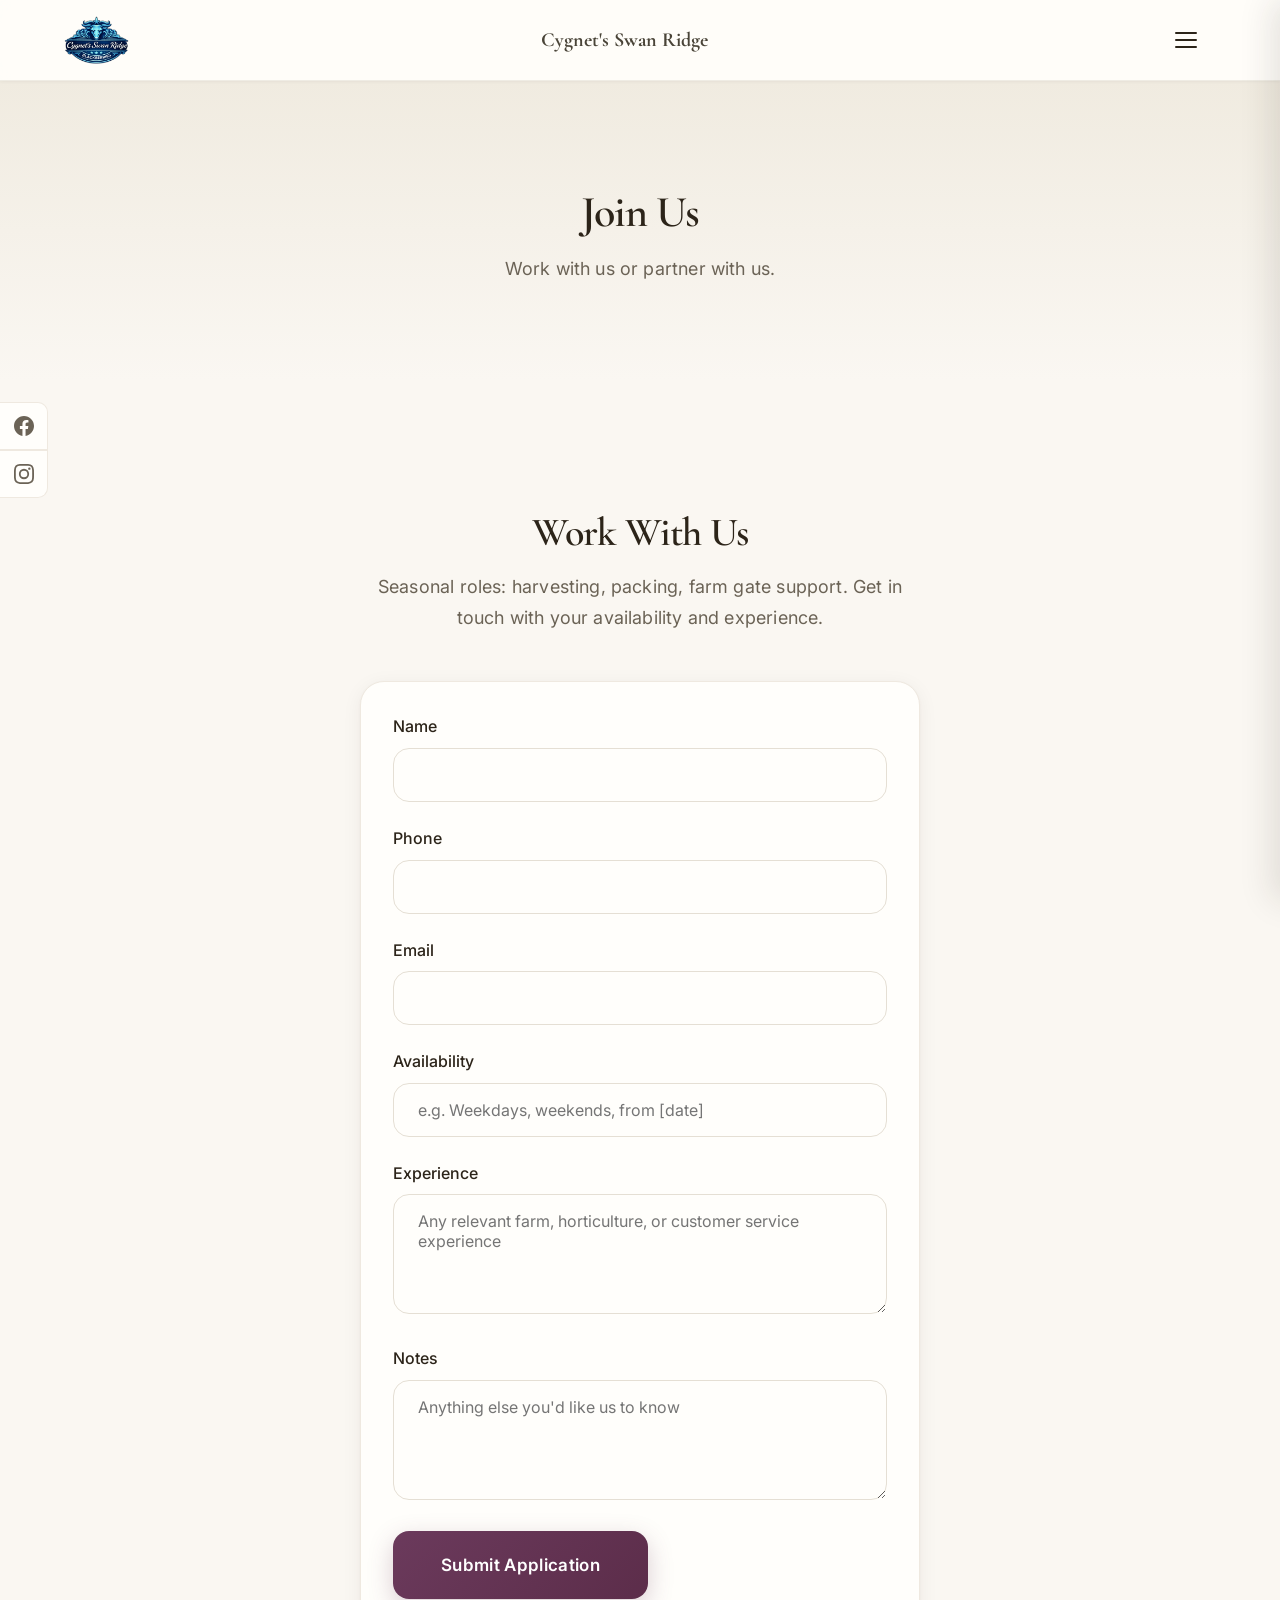
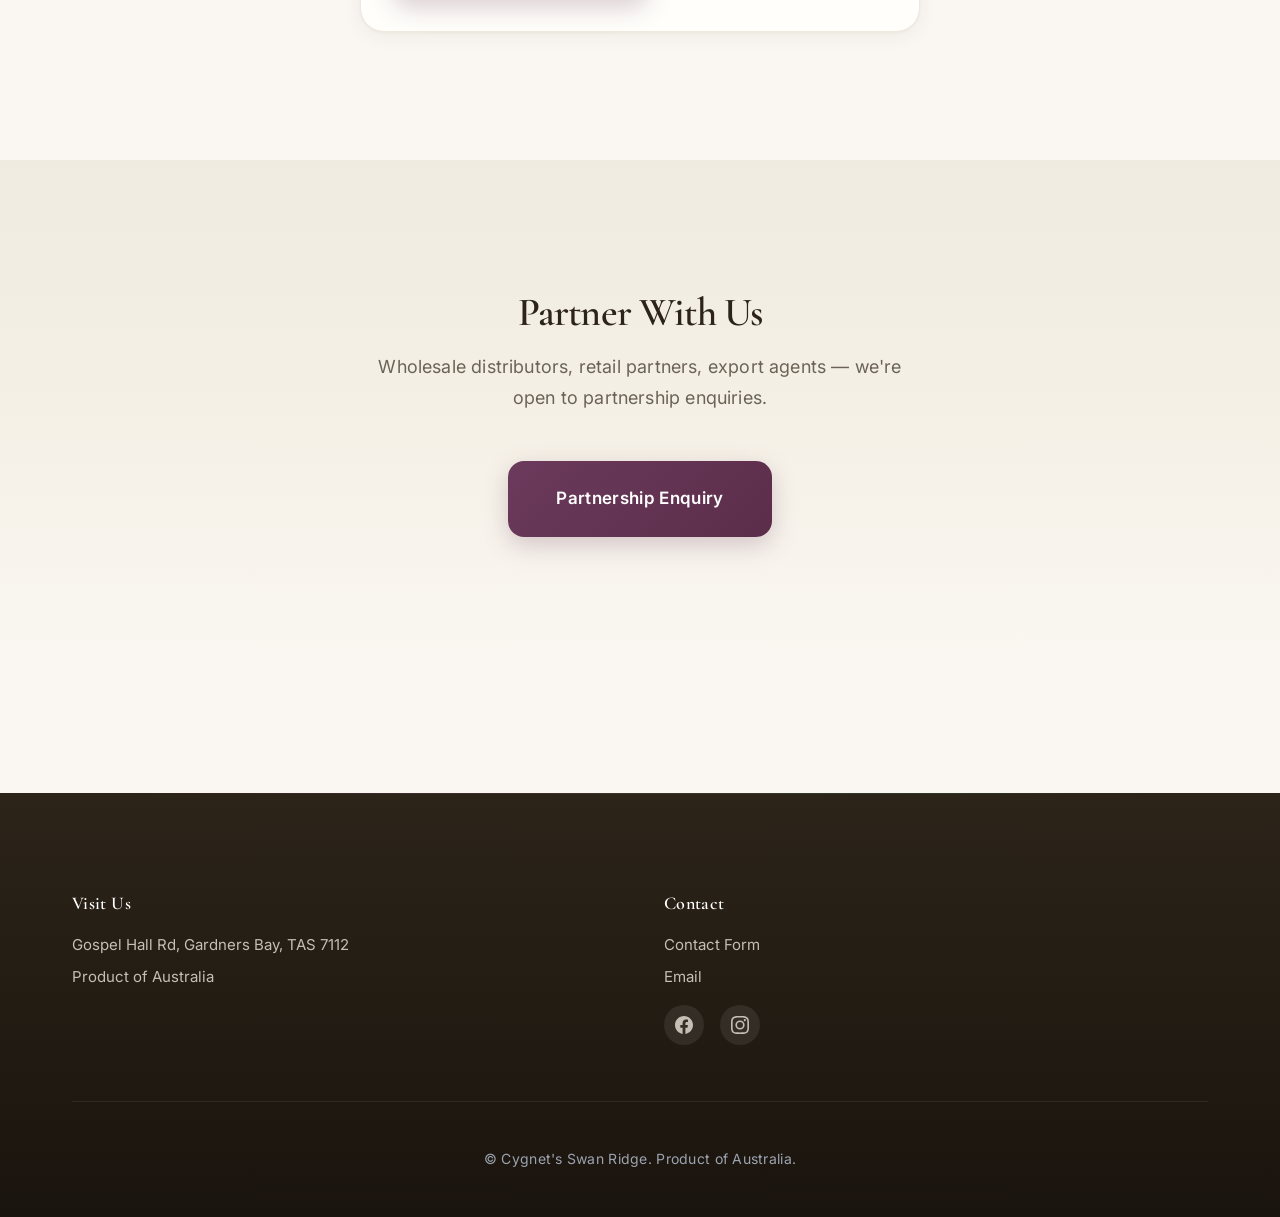
<file: join.html>
<!DOCTYPE html>
<html lang="en">
<head>
  <meta charset="UTF-8">
  <meta name="viewport" content="width=device-width, initial-scale=1.0">
  <title>Join Us — Cygnet's Swan Ridge | Work & Partnership Opportunities</title>
  <meta name="description" content="Join Cygnet's Swan Ridge — seasonal harvesting, packing, farm gate roles. Wholesale and export partnership enquiries welcome.">
  <link rel="stylesheet" href="assets/css/main.css">
</head>
<body>
  <header class="site-header">
    <div class="container">
      <div class="header-inner">
        <a href="index.html" class="site-brand" aria-label="Cygnet's Swan Ridge Home">
          <img src="assets/images/logo/Updated_logo_nobg.png" alt="" class="site-logo__img">
        </a>
        <a href="index.html" class="site-name" aria-label="Cygnet's Swan Ridge Home">Cygnet's Swan Ridge</a>
        <button class="nav-toggle" aria-label="Toggle menu" type="button" aria-expanded="false"><span></span><span></span><span></span></button>
        <nav class="main-nav">
          <ul>
            <li><a href="index.html">Home</a></li>
            <li><a href="blackberries.html">Our Blackberries</a></li>
            <li><a href="farm-gate.html">Farm Gate & Pick Your Own</a></li>
            <li><a href="wholesale.html">Wholesale</a></li>
            <li><a href="delivery-export.html">Delivery & Export</a></li>
            <li><a href="team.html">Meet Our Team</a></li>
            <li><a href="join.html" class="active">Join Us</a></li>
            <li><a href="contact.html">Contact</a></li>
          </ul>
        </nav>
        <div class="nav-overlay" aria-hidden="true"></div>
      </div>
    </div>
  </header>

  <main>
    <section class="page-hero">
      <div class="container">
        <h1>Join Us</h1>
        <p>Work with us or partner with us.</p>
      </div>
    </section>

    <!-- Work With Us -->
    <section class="section">
      <div class="container">
        <h2 class="section-title">Work With Us</h2>
        <p class="section-subtitle mb-2xl">Seasonal roles: harvesting, packing, farm gate support. Get in touch with your availability and experience.</p>
        <form class="join-form card" style="max-width: 560px; margin: 0 auto;" action="#" method="post">
          <div class="form-group">
            <label for="name">Name</label>
            <input type="text" id="name" name="name" required>
          </div>
          <div class="form-group">
            <label for="phone">Phone</label>
            <input type="tel" id="phone" name="phone" required>
          </div>
          <div class="form-group">
            <label for="email">Email</label>
            <input type="email" id="email" name="email" required>
          </div>
          <div class="form-group">
            <label for="availability">Availability</label>
            <input type="text" id="availability" name="availability" placeholder="e.g. Weekdays, weekends, from [date]">
          </div>
          <div class="form-group">
            <label for="experience">Experience</label>
            <textarea id="experience" name="experience" placeholder="Any relevant farm, horticulture, or customer service experience"></textarea>
          </div>
          <div class="form-group">
            <label for="notes">Notes</label>
            <textarea id="notes" name="notes" placeholder="Anything else you'd like us to know"></textarea>
          </div>
          <button type="submit" class="btn btn--primary btn--lg">Submit Application</button>
        </form>
      </div>
    </section>

    <!-- Partner With Us -->
    <section class="section section--alt">
      <div class="container">
        <h2 class="section-title">Partner With Us</h2>
        <p class="section-subtitle mb-2xl">Wholesale distributors, retail partners, export agents — we're open to partnership enquiries.</p>
        <div class="text-center">
          <a href="contact.html" class="btn btn--primary btn--lg">Partnership Enquiry</a>
        </div>
      </div>
    </section>
  </main>

  <footer class="site-footer">
    <div class="container">
      <div class="footer-grid">
        <div class="footer-section">
          <h4>Visit Us</h4>
          <p>Gospel Hall Rd, Gardners Bay, TAS 7112</p>
          <p>Product of Australia</p>
        </div>
        <div class="footer-section">
          <h4>Contact</h4>
          <p><a href="contact.html">Contact Form</a></p>
          <p><a href="mailto:hello@cygnetswanridge.com.au">Email</a></p>
          <div class="footer-social">
            <a href="#" class="social-facebook" aria-label="Facebook" target="_blank" rel="noopener noreferrer">
              <svg viewBox="0 0 24 24"><path d="M24 12.073c0-6.627-5.373-12-12-12s-12 5.373-12 12c0 5.99 4.388 10.954 10.125 11.854v-8.385H7.078v-3.47h3.047V9.43c0-3.007 1.792-4.669 4.533-4.669 1.312 0 2.686.235 2.686.235v2.953H15.83c-1.491 0-1.956.925-1.956 1.874v2.25h3.328l-.532 3.47h-2.796v8.385C19.612 23.027 24 18.062 24 12.073z"/></svg>
            </a>
            <a href="#" class="social-instagram" aria-label="Instagram" target="_blank" rel="noopener noreferrer">
              <svg viewBox="0 0 24 24"><path d="M12 2.163c3.204 0 3.584.012 4.85.07 3.252.148 4.771 1.691 4.919 4.919.058 1.265.069 1.645.069 4.849 0 3.205-.012 3.584-.069 4.849-.149 3.225-1.664 4.771-4.919 4.919-1.266.058-1.644.07-4.85.07-3.204 0-3.584-.012-4.849-.07-3.26-.149-4.771-1.699-4.919-4.92-.058-1.265-.07-1.644-.07-4.849 0-3.204.013-3.583.07-4.849.149-3.227 1.664-4.771 4.919-4.919 1.266-.057 1.645-.069 4.849-.069zM12 0C8.741 0 8.333.014 7.053.072 2.695.272.273 2.69.073 7.052.014 8.333 0 8.741 0 12c0 3.259.014 3.668.072 4.948.2 4.358 2.618 6.78 6.98 6.98C8.333 23.986 8.741 24 12 24c3.259 0 3.668-.014 4.948-.072 4.354-.2 6.782-2.618 6.979-6.98.059-1.28.073-1.689.073-4.948 0-3.259-.014-3.667-.072-4.947-.196-4.354-2.617-6.78-6.979-6.98C15.668.014 15.259 0 12 0zm0 5.838a6.162 6.162 0 100 12.324 6.162 6.162 0 000-12.324zM12 16a4 4 0 110-8 4 4 0 010 8zm6.406-11.845a1.44 1.44 0 100 2.881 1.44 1.44 0 000-2.881z"/></svg>
            </a>
          </div>
        </div>
      </div>
      <div class="footer-bottom">
        <p>&copy; Cygnet's Swan Ridge. Product of Australia.</p>
      </div>
    </div>
  </footer>

  <!-- Social Sidebar -->
  <aside class="social-sidebar" aria-label="Social media links">
    <a href="#" class="social-facebook" aria-label="Facebook" target="_blank" rel="noopener noreferrer">
      <svg viewBox="0 0 24 24"><path d="M24 12.073c0-6.627-5.373-12-12-12s-12 5.373-12 12c0 5.99 4.388 10.954 10.125 11.854v-8.385H7.078v-3.47h3.047V9.43c0-3.007 1.792-4.669 4.533-4.669 1.312 0 2.686.235 2.686.235v2.953H15.83c-1.491 0-1.956.925-1.956 1.874v2.25h3.328l-.532 3.47h-2.796v8.385C19.612 23.027 24 18.062 24 12.073z"/></svg>
    </a>
    <a href="#" class="social-instagram" aria-label="Instagram" target="_blank" rel="noopener noreferrer">
      <svg viewBox="0 0 24 24"><path d="M12 2.163c3.204 0 3.584.012 4.85.07 3.252.148 4.771 1.691 4.919 4.919.058 1.265.069 1.645.069 4.849 0 3.205-.012 3.584-.069 4.849-.149 3.225-1.664 4.771-4.919 4.919-1.266.058-1.644.07-4.85.07-3.204 0-3.584-.012-4.849-.07-3.26-.149-4.771-1.699-4.919-4.92-.058-1.265-.07-1.644-.07-4.849 0-3.204.013-3.583.07-4.849.149-3.227 1.664-4.771 4.919-4.919 1.266-.057 1.645-.069 4.849-.069zM12 0C8.741 0 8.333.014 7.053.072 2.695.272.273 2.69.073 7.052.014 8.333 0 8.741 0 12c0 3.259.014 3.668.072 4.948.2 4.358 2.618 6.78 6.98 6.98C8.333 23.986 8.741 24 12 24c3.259 0 3.668-.014 4.948-.072 4.354-.2 6.782-2.618 6.979-6.98.059-1.28.073-1.689.073-4.948 0-3.259-.014-3.667-.072-4.947-.196-4.354-2.617-6.78-6.979-6.98C15.668.014 15.259 0 12 0zm0 5.838a6.162 6.162 0 100 12.324 6.162 6.162 0 000-12.324zM12 16a4 4 0 110-8 4 4 0 010 8zm6.406-11.845a1.44 1.44 0 100 2.881 1.44 1.44 0 000-2.881z"/></svg>
    </a>
  </aside>

  <script src="assets/js/nav.js"></script>
  <script src="assets/js/forms.js"></script>
  <script src="assets/js/animations.js"></script>
</body>
</html>
</file>
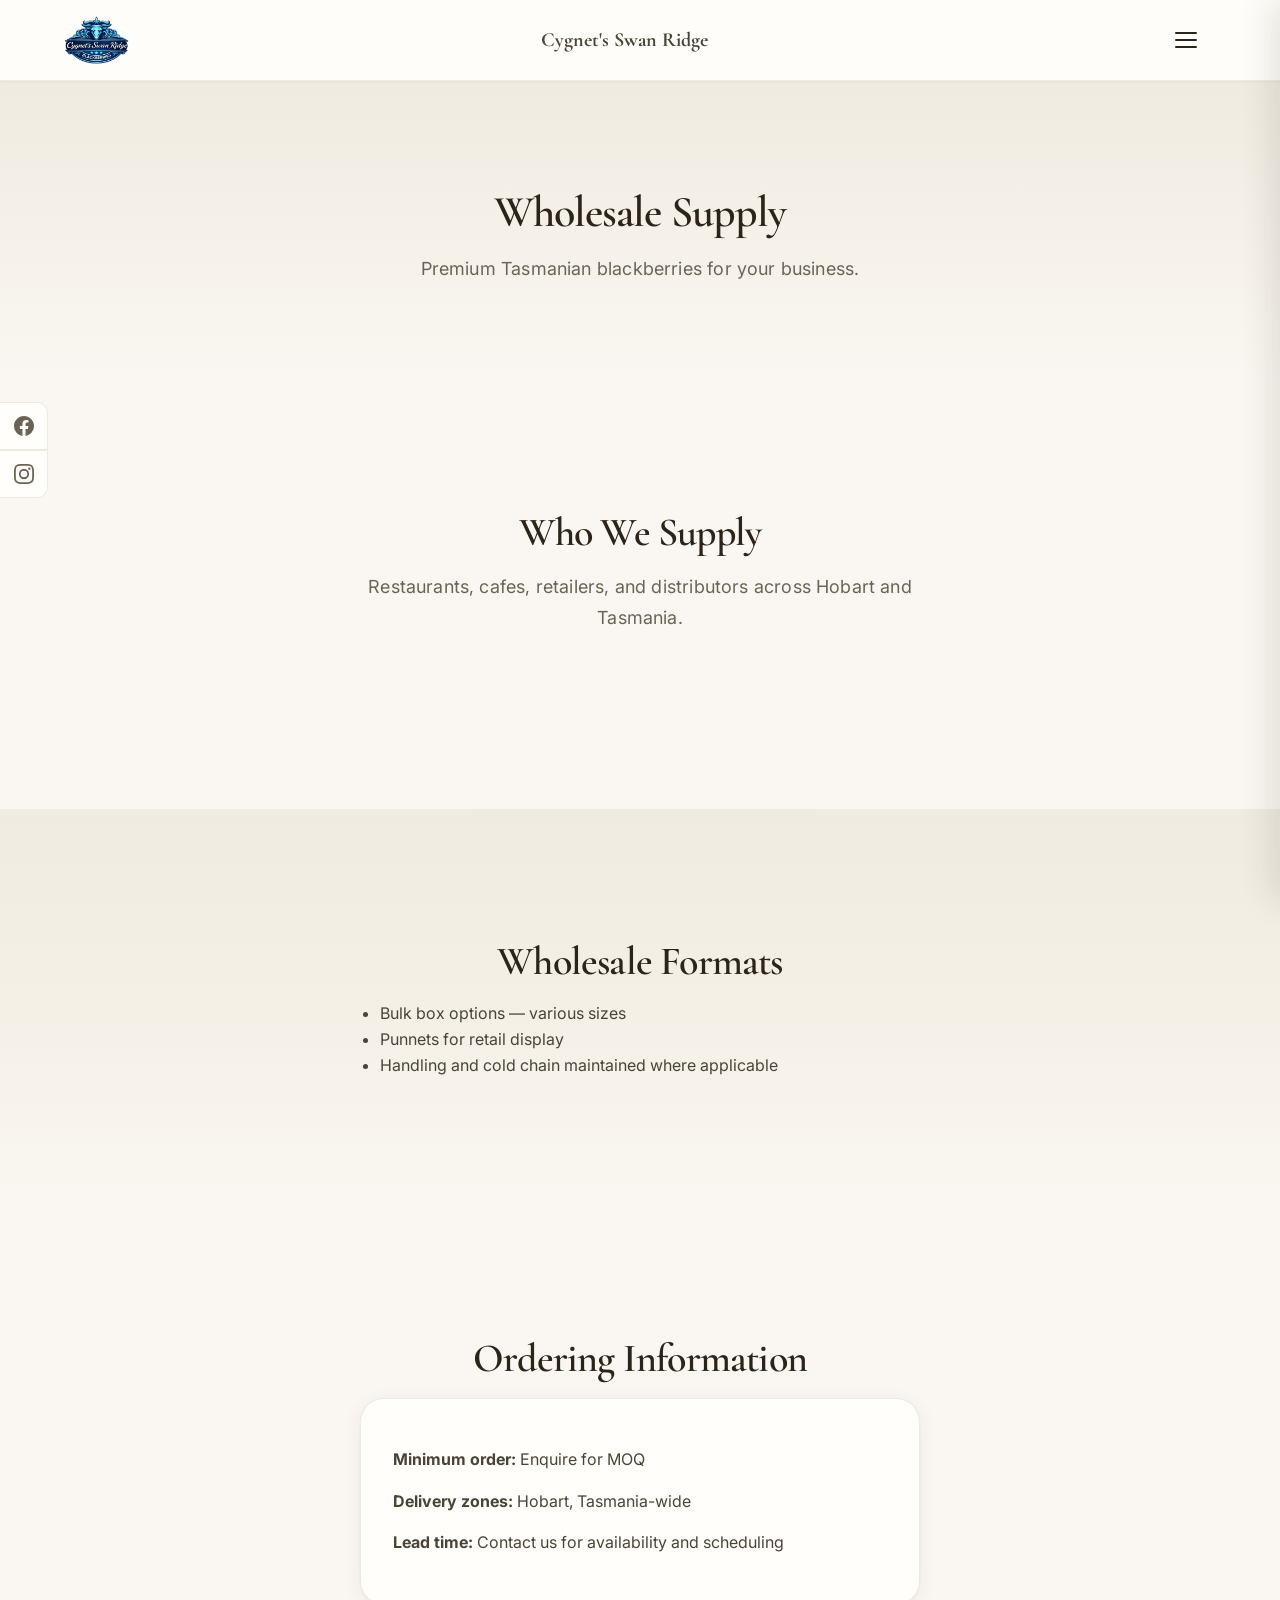
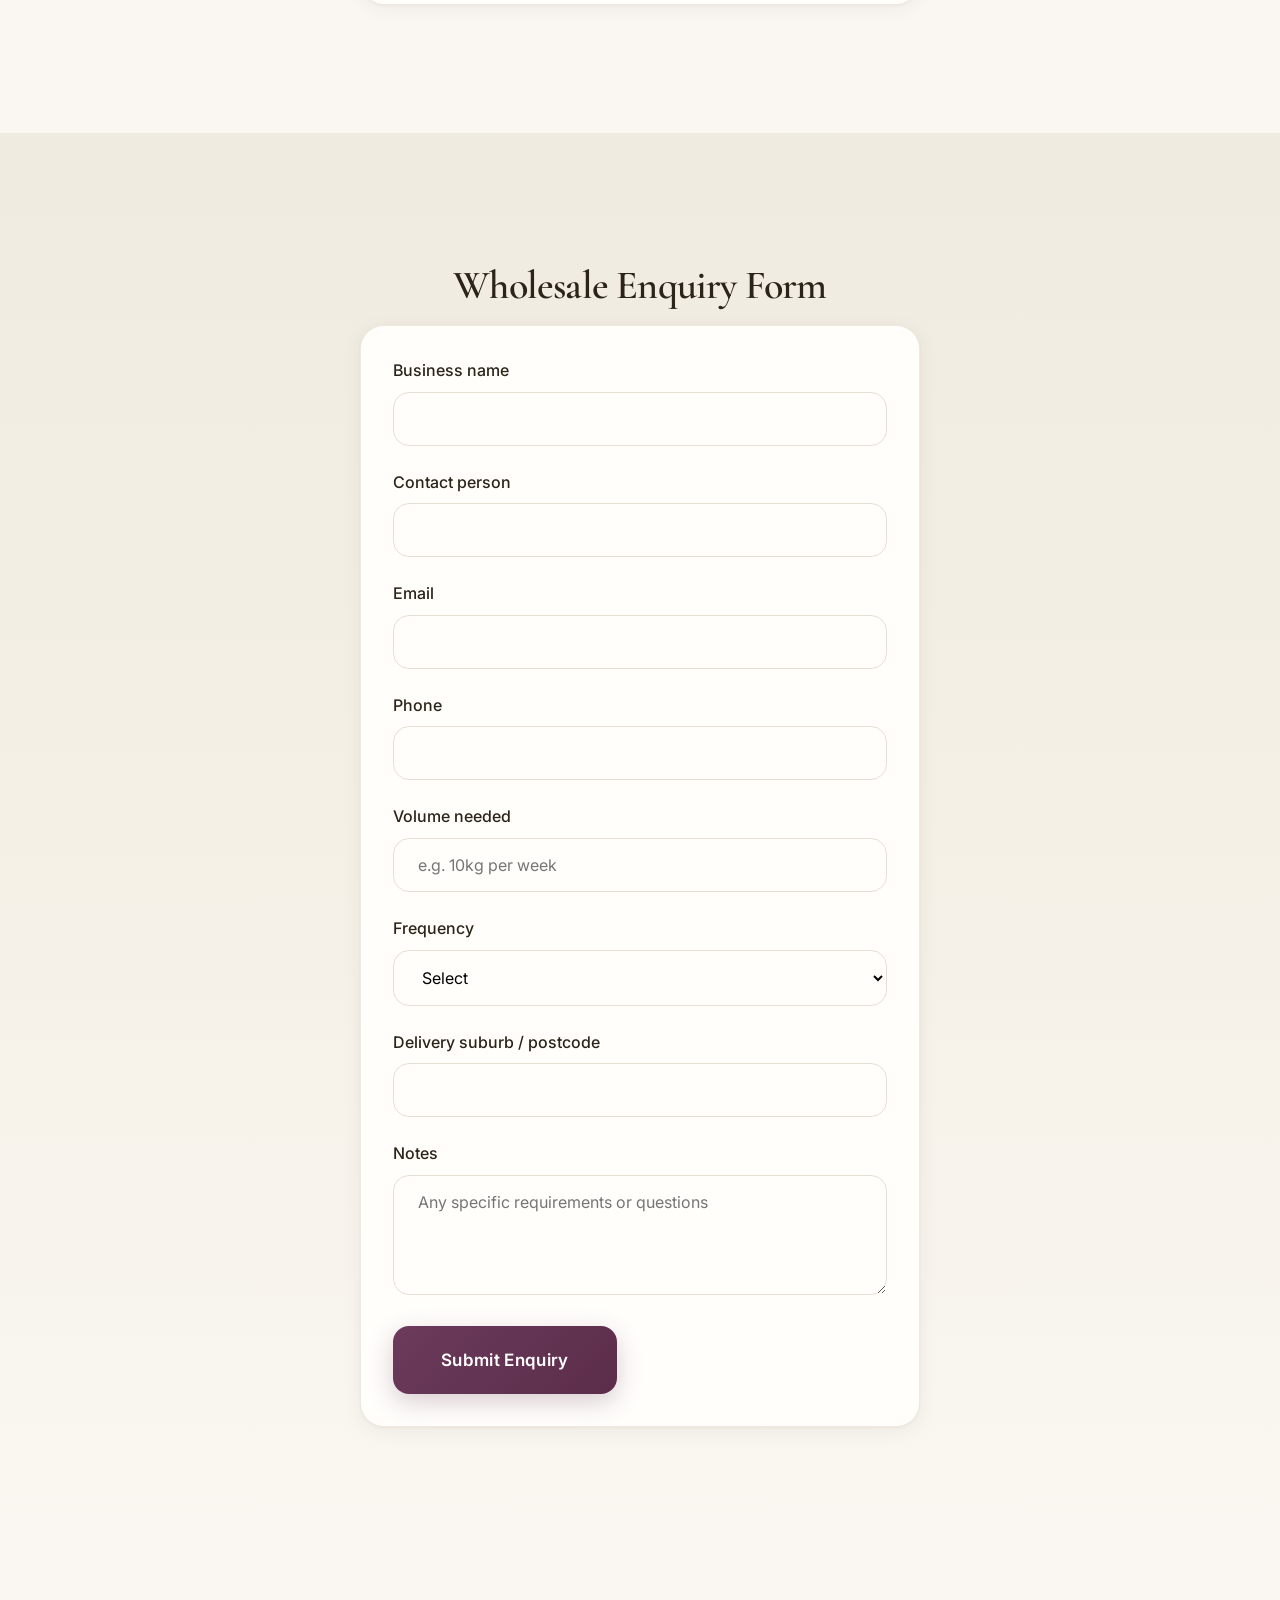
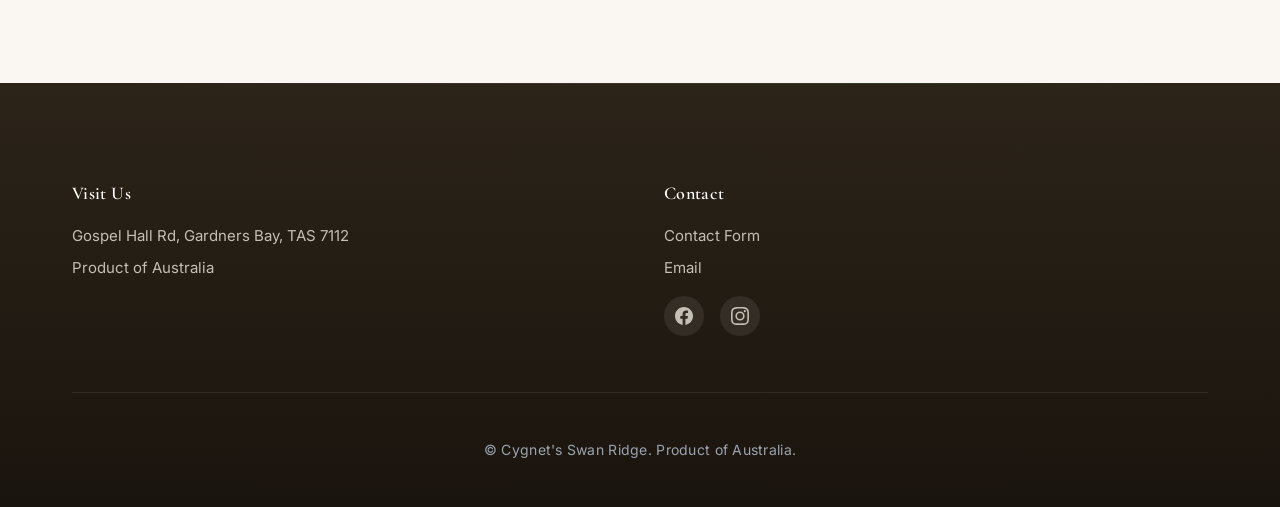
<file: wholesale.html>
<!DOCTYPE html>
<html lang="en">
<head>
  <meta charset="UTF-8">
  <meta name="viewport" content="width=device-width, initial-scale=1.0">
  <title>Wholesale Supply — Cygnet's Swan Ridge | Hobart Blackberry Wholesale</title>
  <meta name="description" content="Wholesale premium Tasmanian blackberries for restaurants, cafes, retailers. Bulk boxes, Hobart and Tasmania-wide delivery. Enquire now.">
  <link rel="stylesheet" href="assets/css/main.css">
</head>
<body>
  <header class="site-header">
    <div class="container">
      <div class="header-inner">
        <a href="index.html" class="site-brand" aria-label="Cygnet's Swan Ridge Home">
          <img src="assets/images/logo/Updated_logo_nobg.png" alt="" class="site-logo__img">
        </a>
        <a href="index.html" class="site-name" aria-label="Cygnet's Swan Ridge Home">Cygnet's Swan Ridge</a>
        <button class="nav-toggle" aria-label="Toggle menu" type="button" aria-expanded="false"><span></span><span></span><span></span></button>
        <nav class="main-nav">
          <ul>
            <li><a href="index.html">Home</a></li>
            <li><a href="blackberries.html">Our Blackberries</a></li>
            <li><a href="farm-gate.html">Farm Gate & Pick Your Own</a></li>
            <li><a href="wholesale.html" class="active">Wholesale</a></li>
            <li><a href="delivery-export.html">Delivery & Export</a></li>
            <li><a href="team.html">Meet Our Team</a></li>
            <li><a href="join.html">Join Us</a></li>
            <li><a href="contact.html">Contact</a></li>
          </ul>
        </nav>
        <div class="nav-overlay" aria-hidden="true"></div>
      </div>
    </div>
  </header>

  <main>
    <section class="page-hero">
      <div class="container">
        <h1>Wholesale Supply</h1>
        <p>Premium Tasmanian blackberries for your business.</p>
      </div>
    </section>

    <!-- Who We Supply -->
    <section class="section">
      <div class="container">
        <h2 class="section-title">Who We Supply</h2>
        <p class="section-subtitle">Restaurants, cafes, retailers, and distributors across Hobart and Tasmania.</p>
      </div>
    </section>

    <!-- Wholesale Formats -->
    <section class="section section--alt">
      <div class="container">
        <h2 class="section-title">Wholesale Formats</h2>
        <ul style="max-width: 560px; margin: 0 auto; padding-left: 1.25rem;">
          <li>Bulk box options — various sizes</li>
          <li>Punnets for retail display</li>
          <li>Handling and cold chain maintained where applicable</li>
        </ul>
      </div>
    </section>

    <!-- Ordering Information -->
    <section class="section">
      <div class="container">
        <h2 class="section-title">Ordering Information</h2>
        <div class="card" style="max-width: 560px; margin: 0 auto;">
          <p><strong>Minimum order:</strong> Enquire for MOQ</p>
          <p><strong>Delivery zones:</strong> Hobart, Tasmania-wide</p>
          <p><strong>Lead time:</strong> Contact us for availability and scheduling</p>
        </div>
      </div>
    </section>

    <!-- Wholesale Enquiry Form -->
    <section class="section section--alt">
      <div class="container">
        <h2 class="section-title">Wholesale Enquiry Form</h2>
        <form class="wholesale-form card" style="max-width: 560px; margin: 0 auto;" action="#" method="post">
          <div class="form-group">
            <label for="business">Business name</label>
            <input type="text" id="business" name="business" required>
          </div>
          <div class="form-group">
            <label for="contact-person">Contact person</label>
            <input type="text" id="contact-person" name="contact_person" required>
          </div>
          <div class="form-group">
            <label for="email">Email</label>
            <input type="email" id="email" name="email" required>
          </div>
          <div class="form-group">
            <label for="phone">Phone</label>
            <input type="tel" id="phone" name="phone">
          </div>
          <div class="form-group">
            <label for="volume">Volume needed</label>
            <input type="text" id="volume" name="volume" placeholder="e.g. 10kg per week">
          </div>
          <div class="form-group">
            <label for="frequency">Frequency</label>
            <select id="frequency" name="frequency">
              <option value="">Select</option>
              <option value="weekly">Weekly</option>
              <option value="fortnightly">Fortnightly</option>
              <option value="monthly">Monthly</option>
              <option value="as-needed">As needed</option>
            </select>
          </div>
          <div class="form-group">
            <label for="delivery">Delivery suburb / postcode</label>
            <input type="text" id="delivery" name="delivery">
          </div>
          <div class="form-group">
            <label for="notes">Notes</label>
            <textarea id="notes" name="notes" placeholder="Any specific requirements or questions"></textarea>
          </div>
          <button type="submit" class="btn btn--primary btn--lg">Submit Enquiry</button>
        </form>
      </div>
    </section>
  </main>

  <footer class="site-footer">
    <div class="container">
      <div class="footer-grid">
        <div class="footer-section">
          <h4>Visit Us</h4>
          <p>Gospel Hall Rd, Gardners Bay, TAS 7112</p>
          <p>Product of Australia</p>
        </div>
        <div class="footer-section">
          <h4>Contact</h4>
          <p><a href="contact.html">Contact Form</a></p>
          <p><a href="mailto:hello@cygnetswanridge.com.au">Email</a></p>
          <div class="footer-social">
            <a href="#" class="social-facebook" aria-label="Facebook" target="_blank" rel="noopener noreferrer">
              <svg viewBox="0 0 24 24"><path d="M24 12.073c0-6.627-5.373-12-12-12s-12 5.373-12 12c0 5.99 4.388 10.954 10.125 11.854v-8.385H7.078v-3.47h3.047V9.43c0-3.007 1.792-4.669 4.533-4.669 1.312 0 2.686.235 2.686.235v2.953H15.83c-1.491 0-1.956.925-1.956 1.874v2.25h3.328l-.532 3.47h-2.796v8.385C19.612 23.027 24 18.062 24 12.073z"/></svg>
            </a>
            <a href="#" class="social-instagram" aria-label="Instagram" target="_blank" rel="noopener noreferrer">
              <svg viewBox="0 0 24 24"><path d="M12 2.163c3.204 0 3.584.012 4.85.07 3.252.148 4.771 1.691 4.919 4.919.058 1.265.069 1.645.069 4.849 0 3.205-.012 3.584-.069 4.849-.149 3.225-1.664 4.771-4.919 4.919-1.266.058-1.644.07-4.85.07-3.204 0-3.584-.012-4.849-.07-3.26-.149-4.771-1.699-4.919-4.92-.058-1.265-.07-1.644-.07-4.849 0-3.204.013-3.583.07-4.849.149-3.227 1.664-4.771 4.919-4.919 1.266-.057 1.645-.069 4.849-.069zM12 0C8.741 0 8.333.014 7.053.072 2.695.272.273 2.69.073 7.052.014 8.333 0 8.741 0 12c0 3.259.014 3.668.072 4.948.2 4.358 2.618 6.78 6.98 6.98C8.333 23.986 8.741 24 12 24c3.259 0 3.668-.014 4.948-.072 4.354-.2 6.782-2.618 6.979-6.98.059-1.28.073-1.689.073-4.948 0-3.259-.014-3.667-.072-4.947-.196-4.354-2.617-6.78-6.979-6.98C15.668.014 15.259 0 12 0zm0 5.838a6.162 6.162 0 100 12.324 6.162 6.162 0 000-12.324zM12 16a4 4 0 110-8 4 4 0 010 8zm6.406-11.845a1.44 1.44 0 100 2.881 1.44 1.44 0 000-2.881z"/></svg>
            </a>
          </div>
        </div>
      </div>
      <div class="footer-bottom">
        <p>&copy; Cygnet's Swan Ridge. Product of Australia.</p>
      </div>
    </div>
  </footer>

  <!-- Social Sidebar -->
  <aside class="social-sidebar" aria-label="Social media links">
    <a href="#" class="social-facebook" aria-label="Facebook" target="_blank" rel="noopener noreferrer">
      <svg viewBox="0 0 24 24"><path d="M24 12.073c0-6.627-5.373-12-12-12s-12 5.373-12 12c0 5.99 4.388 10.954 10.125 11.854v-8.385H7.078v-3.47h3.047V9.43c0-3.007 1.792-4.669 4.533-4.669 1.312 0 2.686.235 2.686.235v2.953H15.83c-1.491 0-1.956.925-1.956 1.874v2.25h3.328l-.532 3.47h-2.796v8.385C19.612 23.027 24 18.062 24 12.073z"/></svg>
    </a>
    <a href="#" class="social-instagram" aria-label="Instagram" target="_blank" rel="noopener noreferrer">
      <svg viewBox="0 0 24 24"><path d="M12 2.163c3.204 0 3.584.012 4.85.07 3.252.148 4.771 1.691 4.919 4.919.058 1.265.069 1.645.069 4.849 0 3.205-.012 3.584-.069 4.849-.149 3.225-1.664 4.771-4.919 4.919-1.266.058-1.644.07-4.85.07-3.204 0-3.584-.012-4.849-.07-3.26-.149-4.771-1.699-4.919-4.92-.058-1.265-.07-1.644-.07-4.849 0-3.204.013-3.583.07-4.849.149-3.227 1.664-4.771 4.919-4.919 1.266-.057 1.645-.069 4.849-.069zM12 0C8.741 0 8.333.014 7.053.072 2.695.272.273 2.69.073 7.052.014 8.333 0 8.741 0 12c0 3.259.014 3.668.072 4.948.2 4.358 2.618 6.78 6.98 6.98C8.333 23.986 8.741 24 12 24c3.259 0 3.668-.014 4.948-.072 4.354-.2 6.782-2.618 6.979-6.98.059-1.28.073-1.689.073-4.948 0-3.259-.014-3.667-.072-4.947-.196-4.354-2.617-6.78-6.979-6.98C15.668.014 15.259 0 12 0zm0 5.838a6.162 6.162 0 100 12.324 6.162 6.162 0 000-12.324zM12 16a4 4 0 110-8 4 4 0 010 8zm6.406-11.845a1.44 1.44 0 100 2.881 1.44 1.44 0 000-2.881z"/></svg>
    </a>
  </aside>

  <script src="assets/js/nav.js"></script>
  <script src="assets/js/forms.js"></script>
  <script src="assets/js/animations.js"></script>
</body>
</html>
</file>
<file: assets/css/main.css>
/* Cygnet's Swan Ridge — Main Stylesheet */
@import url('https://fonts.googleapis.com/css2?family=Cormorant+Garamond:ital,wght@0,400;0,500;0,600;0,700;1,400&family=Great+Vibes&family=Inter:wght@400;500;600;700&display=swap');

@import 'variables.css';
@import 'reset.css';
@import 'layout.css';
@import 'components.css';

/* Base polish */
html {
  -webkit-font-smoothing: antialiased;
  -moz-osx-font-smoothing: grayscale;
}

body {
  font-feature-settings: "kern" 1, "liga" 1;
}

/* Utility */
.text-center { text-align: center; }
.mb-0 { margin-bottom: 0; }
.mb-lg { margin-bottom: var(--space-lg); }
.mb-xl { margin-bottom: var(--space-xl); }
.mb-2xl { margin-bottom: var(--space-2xl); }
</file>
